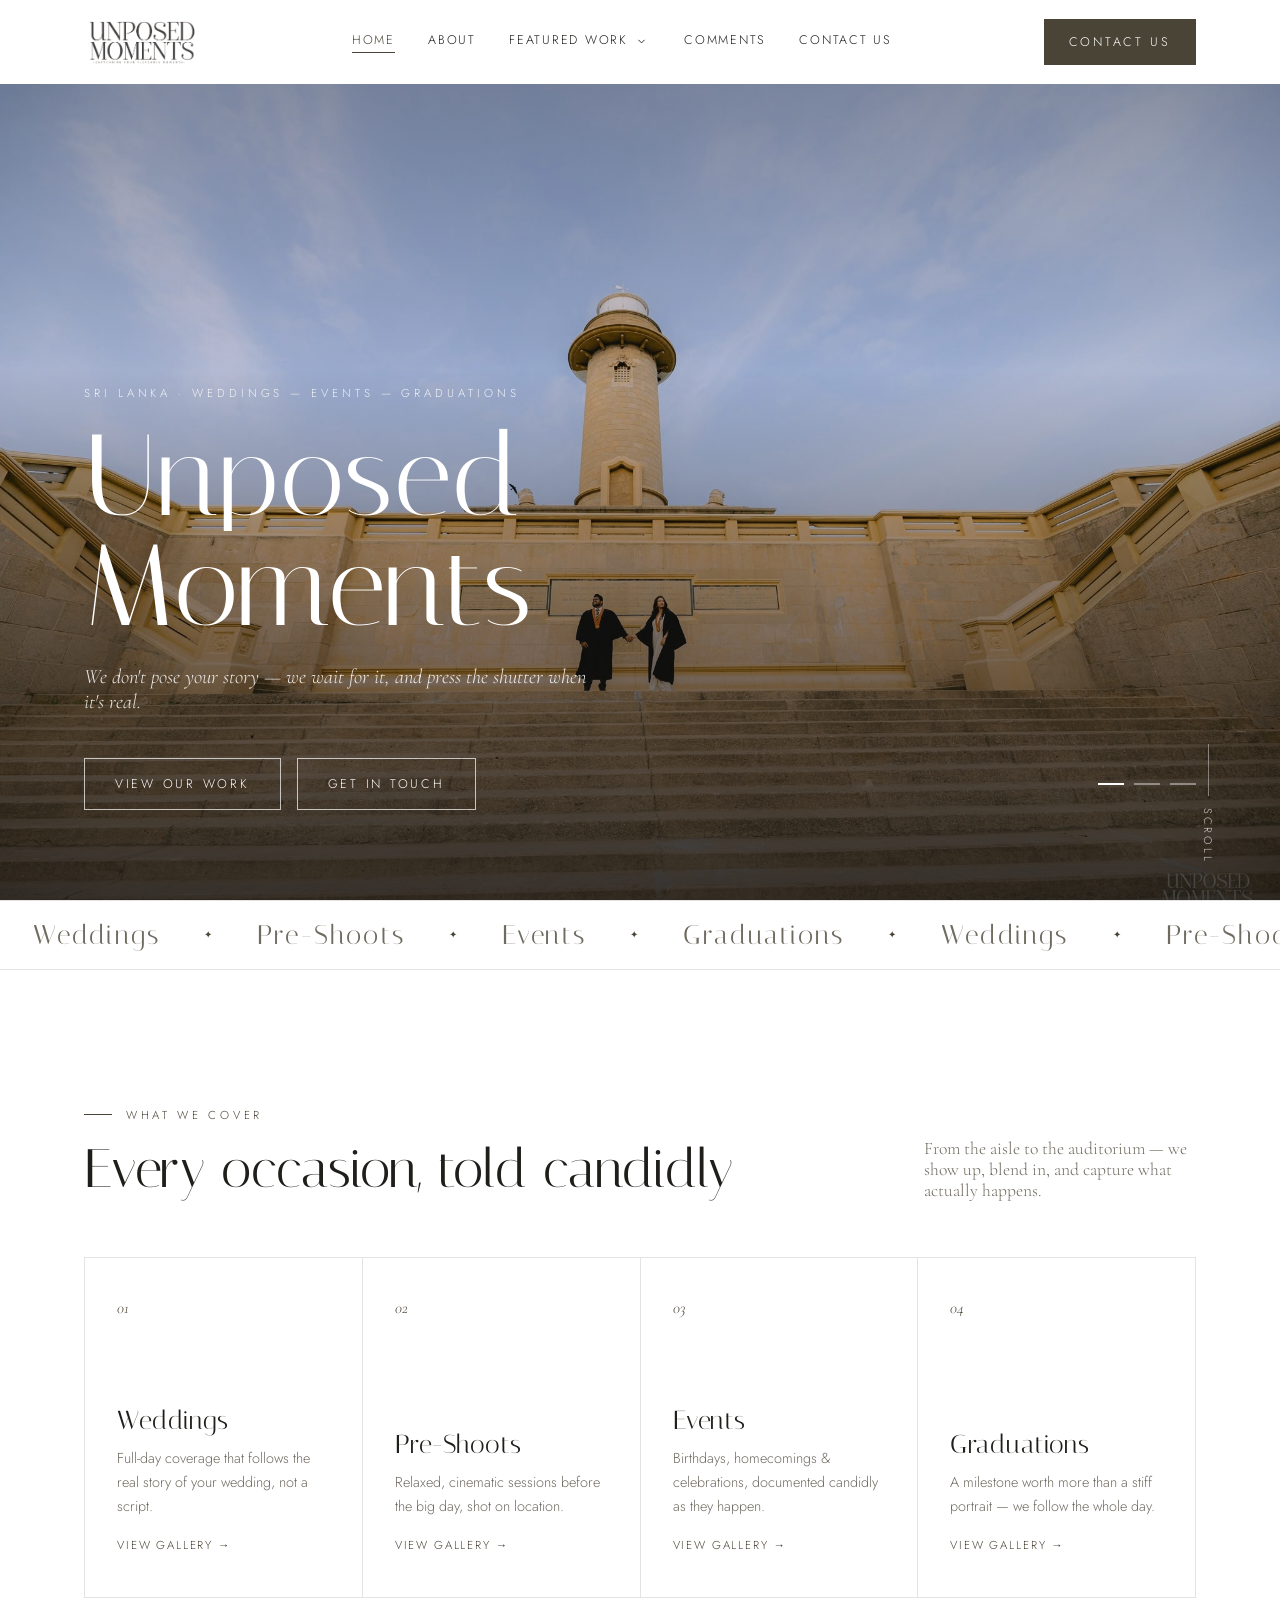
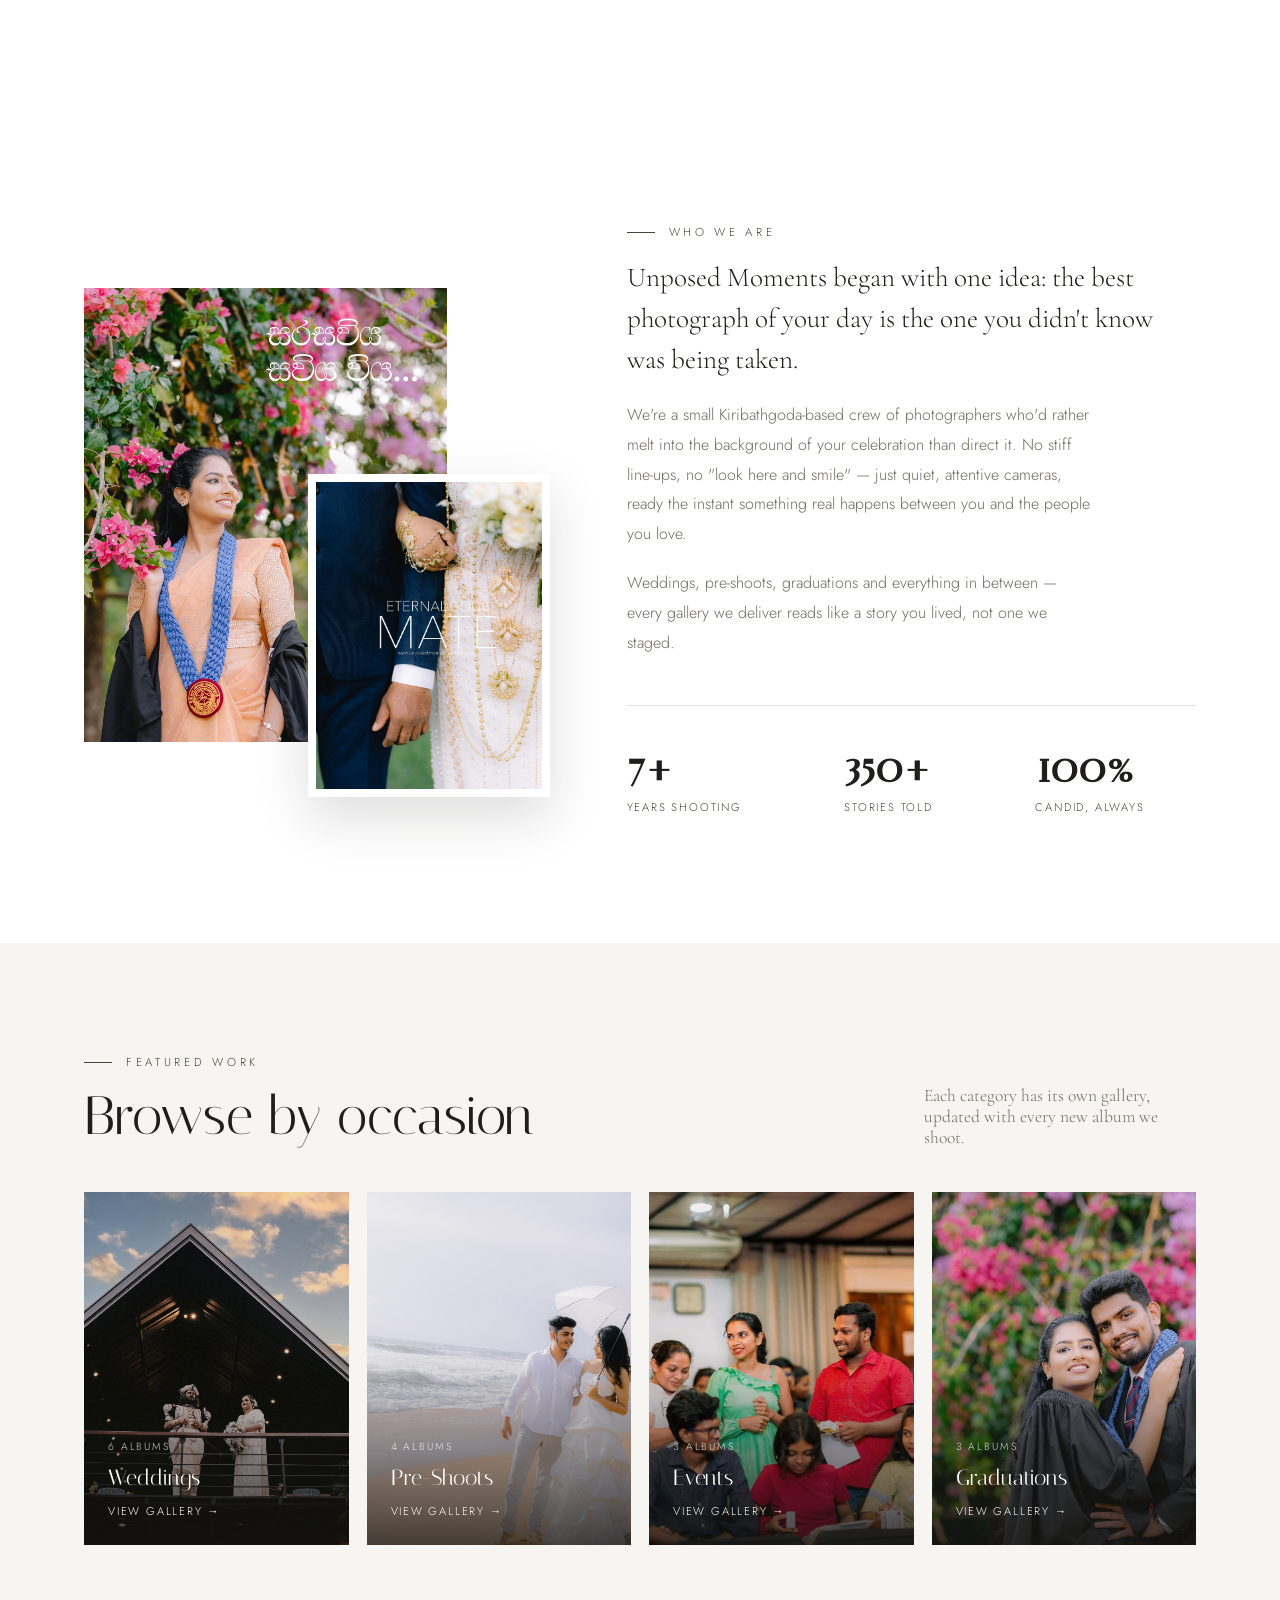
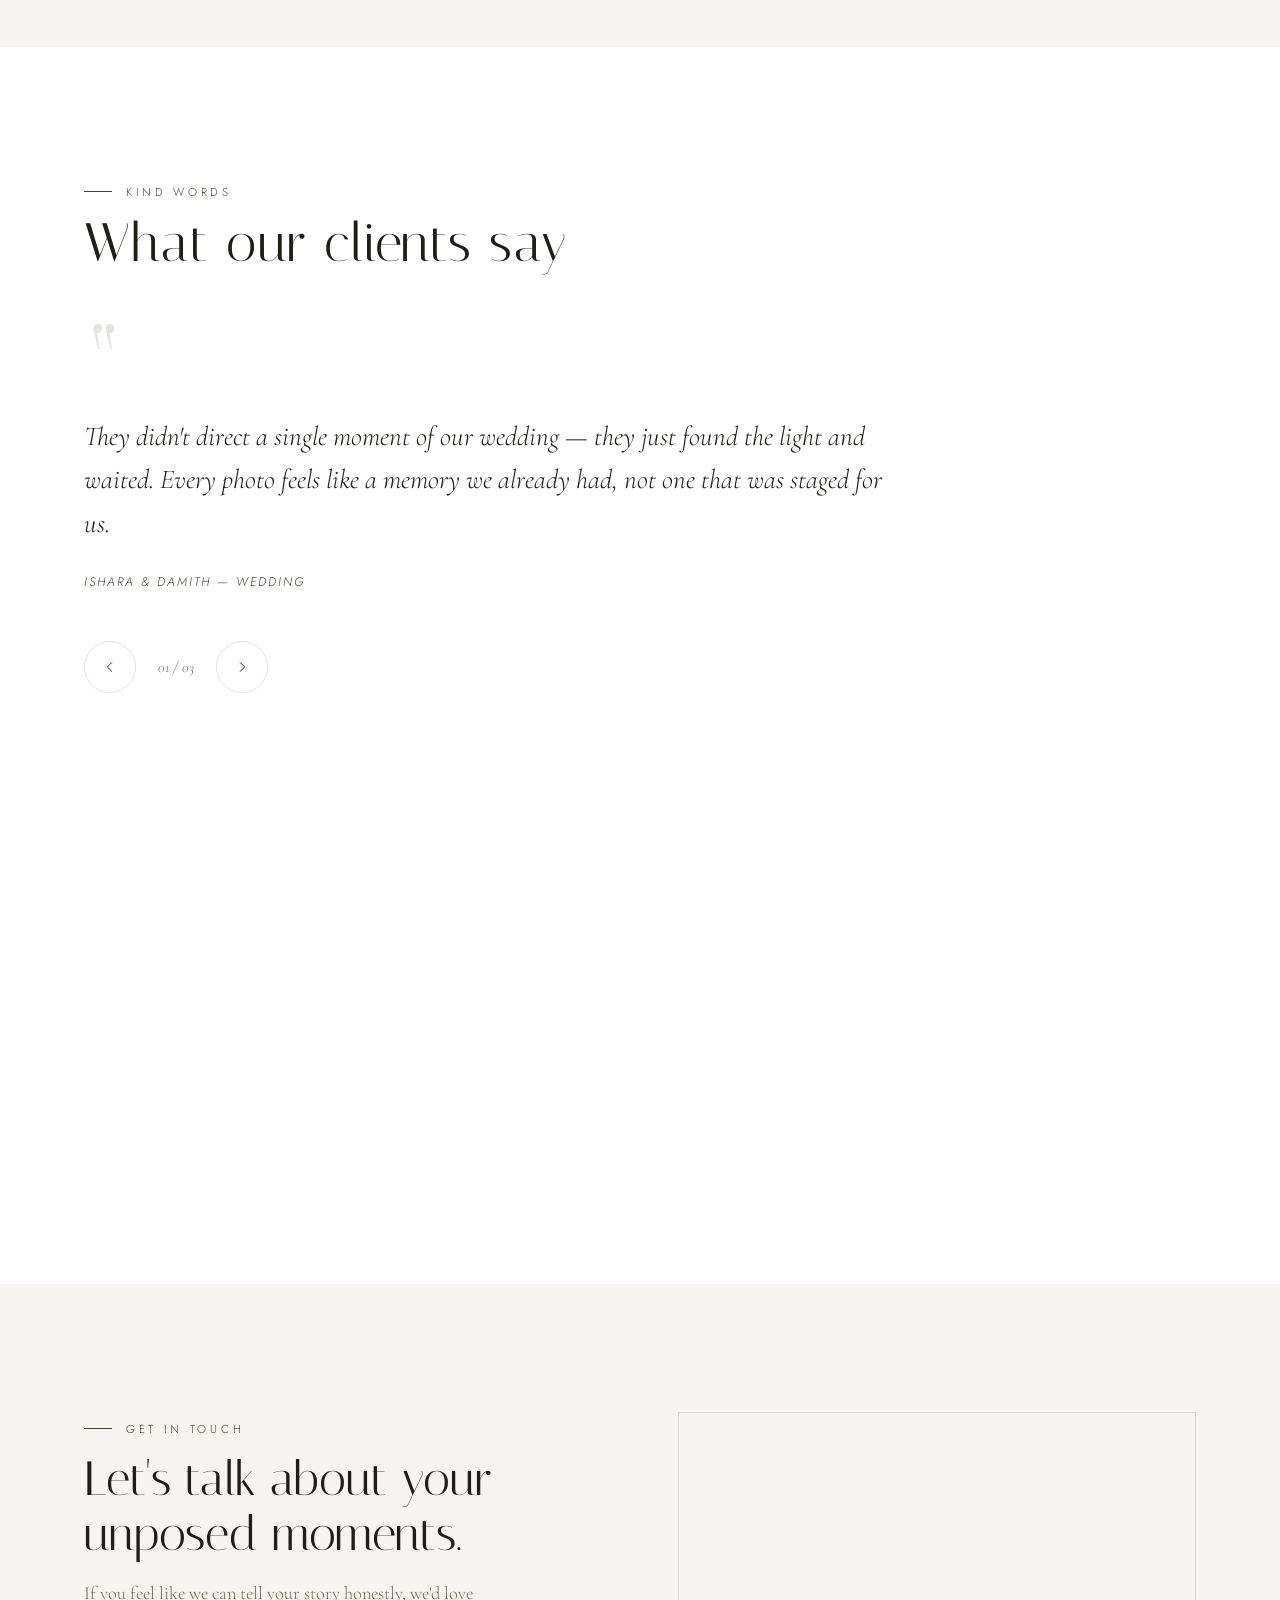
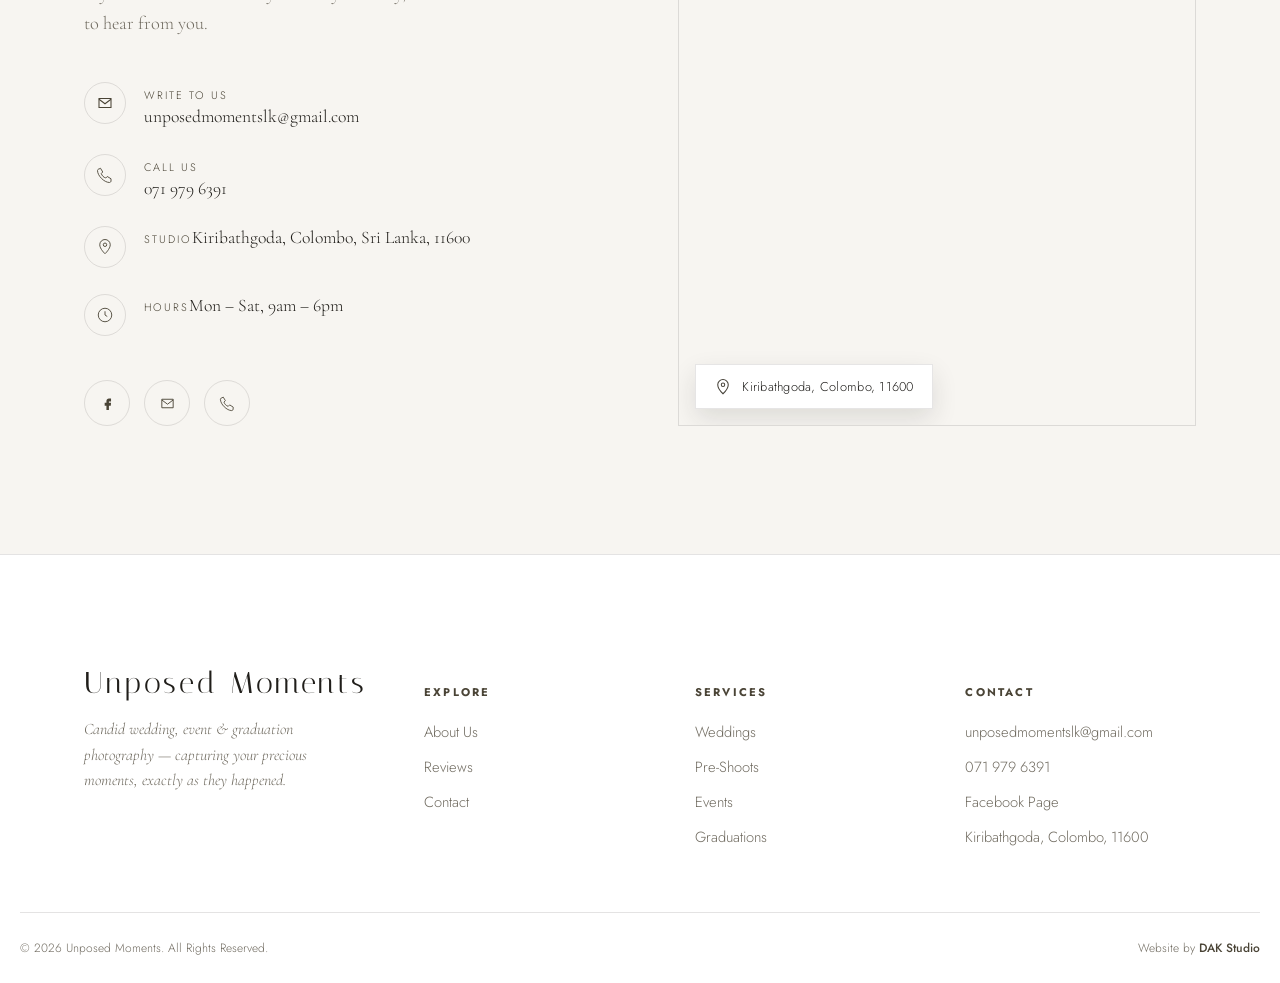
<file: index.html>
<!DOCTYPE html>
<html lang="en">
<head>
<meta charset="UTF-8">
<meta name="viewport" content="width=device-width, initial-scale=1, viewport-fit=cover">
<title>Unposed Moments — Candid Wedding, Event &amp; Graduation Photography</title>
<meta name="description" content="Unposed Moments is a Sri Lanka based photography studio capturing candid weddings, pre-shoots, events and graduation moments as they actually happen.">
<link rel="preconnect" href="https://fonts.googleapis.com">
<link rel="stylesheet" href="assets/css/style.css">
<link rel="icon" type="image/png" sizes="32x32" href="assets/images/branding/favicon-32.png">
<link rel="icon" type="image/png" sizes="16x16" href="assets/images/branding/favicon-16.png">
<link rel="apple-touch-icon" sizes="180x180" href="assets/images/branding/favicon-180.png">
</head>
<body>
<header class="site-header" id="siteHeader">
  <div class="wrap">
    <a href="index.html" class="brand">
      <img src="assets/images/branding/logo-header.png" alt="Unposed Moments — Candid Photography Studio" class="brand-logo">
    </a>

    <!-- Compact Dropdown Nav Menu -->
    <nav class="main-nav" id="mainNav">
      <a href="index.html" data-nav="home" class="active">Home</a>
      <a href="index.html#about" data-nav="about">About</a>

      <div class="nav-item-dropdown" data-nav-group="featured">
        <div class="nav-item-dropdown-row">
          <a href="index.html#featured-work" class="nav-parent-link" data-nav="featured">Featured Work</a>
          <button type="button" class="caret-btn" aria-label="Toggle Featured Work submenu" aria-expanded="false">
            <svg width="11" height="11" viewBox="0 0 24 24" fill="none"><path d="M6 9l6 6 6-6" stroke="currentColor" stroke-width="2" stroke-linecap="round" stroke-linejoin="round"/></svg>
          </button>
        </div>
        <div class="dropdown-menu">
          <a href="wedding.html">Weddings</a>
          <a href="pre-shoot.html">Pre-Shoots</a>
          <a href="events.html">Events</a>
          <a href="graduation.html">Graduations</a>
        </div>
      </div>

      <a href="index.html#comments" data-nav="comments">Comments</a>
      <a href="index.html#contact" data-nav="contact">Contact Us</a>
    </nav>

    <!-- Header Actions (Contact Us + Burger Menu) -->
    <div class="nav-cta">
      <a href="index.html#contact" class="btn solid"><span>Contact Us</span></a>
      <button class="burger" id="burger" aria-label="Toggle menu" aria-expanded="false">
        <span></span><span></span><span></span>
      </button>
    </div>
  </div>
</header>

<!-- ============ HERO ============ -->
<section class="hero" id="top" data-nav-section="home">
  <div class="hero-slides" id="heroSlides">
    <div class="hero-slide is-active"><img src="assets/images/hero/hero-1.jpg" alt="Unposed Moments — candid photography"></div>
    <div class="hero-slide"><img src="assets/images/hero/hero-2.jpg" alt="Unposed Moments — candid photography"></div>
    <div class="hero-slide"><img src="assets/images/hero/hero-3.jpg" alt="Unposed Moments — candid photography"></div>
  </div>

  <div class="hero-content">
    <div class="wrap">
      <p class="hero-eyebrow">Sri Lanka · Weddings — Events — Graduations</p>
      <h1 class="hero-title">
        <span class="line"><span>Unposed</span></span>
        <span class="line"><span>Moments</span></span>
      </h1>
      <p class="hero-sub">We don't pose your story — we wait for it, and press the shutter when it's real.</p>

      <div class="hero-foot">
        <div class="hero-actions">
          <a href="wedding.html" class="btn on-dark"><span>View Our Work</span></a>
          <a href="index.html#contact" class="btn on-dark"><span>Get In Touch</span></a>
        </div>
        <div class="hero-dots" id="heroDots">
          <button class="is-active" data-slide="0" aria-label="Slide 1"></button>
          <button data-slide="1" aria-label="Slide 2"></button>
          <button data-slide="2" aria-label="Slide 3"></button>
        </div>
      </div>
    </div>
  </div>

  <div class="scroll-cue"><span class="stick"></span>Scroll</div>
</section>

<!-- ============ MARQUEE ============ -->
<div class="marquee">
  <div class="marquee-track">
      <span>Weddings</span><span class="dot">✦</span>
      <span>Pre-Shoots</span><span class="dot">✦</span>
      <span>Events</span><span class="dot">✦</span>
      <span>Graduations</span><span class="dot">✦</span>
      <span>Weddings</span><span class="dot">✦</span>
      <span>Pre-Shoots</span><span class="dot">✦</span>
      <span>Events</span><span class="dot">✦</span>
      <span>Graduations</span><span class="dot">✦</span>
      <span>Weddings</span><span class="dot">✦</span>
      <span>Pre-Shoots</span><span class="dot">✦</span>
      <span>Events</span><span class="dot">✦</span>
      <span>Graduations</span><span class="dot">✦</span>
      <span>Weddings</span><span class="dot">✦</span>
      <span>Pre-Shoots</span><span class="dot">✦</span>
      <span>Events</span><span class="dot">✦</span>
      <span>Graduations</span><span class="dot">✦</span>
      <span>Weddings</span><span class="dot">✦</span>
      <span>Pre-Shoots</span><span class="dot">✦</span>
      <span>Events</span><span class="dot">✦</span>
      <span>Graduations</span><span class="dot">✦</span>
      <span>Weddings</span><span class="dot">✦</span>
      <span>Pre-Shoots</span><span class="dot">✦</span>
      <span>Events</span><span class="dot">✦</span>
      <span>Graduations</span><span class="dot">✦</span>
  </div>
</div>

<!-- ============ SERVICES ============ -->
<section class="services" id="services">
  <div class="wrap">
    <div class="services-head reveal">
      <div>
        <span class="eyebrow">What We Cover</span>
        <h2 style="font-family:var(--f-display);font-size:clamp(2.1rem,4.6vw,3.4rem);margin-top:14px;color:var(--ink);">Every occasion, told candidly</h2>
      </div>
      <p style="font-family:var(--f-serif);font-size:1.1rem;color:var(--muted);max-width:34ch;">From the aisle to the auditorium — we show up, blend in, and capture what actually happens.</p>
    </div>

    <div class="services-grid stagger">
      <a href="wedding.html" class="service-card reveal" style="--i:0">
        <span class="service-num">01</span>
        <h3>Weddings</h3>
        <p>Full-day coverage that follows the real story of your wedding, not a script.</p>
        <span class="s-link">View Gallery →</span>
      </a>
      <a href="pre-shoot.html" class="service-card reveal" style="--i:1">
        <span class="service-num">02</span>
        <h3>Pre-Shoots</h3>
        <p>Relaxed, cinematic sessions before the big day, shot on location.</p>
        <span class="s-link">View Gallery →</span>
      </a>
      <a href="events.html" class="service-card reveal" style="--i:2">
        <span class="service-num">03</span>
        <h3>Events</h3>
        <p>Birthdays, homecomings & celebrations, documented candidly as they happen.</p>
        <span class="s-link">View Gallery →</span>
      </a>
      <a href="graduation.html" class="service-card reveal" style="--i:3">
        <span class="service-num">04</span>
        <h3>Graduations</h3>
        <p>A milestone worth more than a stiff portrait — we follow the whole day.</p>
        <span class="s-link">View Gallery →</span>
      </a>
    </div>
  </div>
</section>

<!-- ============ ABOUT ============ -->
<section class="about" id="about" data-nav-section="about">
  <div class="wrap">
    <div class="about-media reveal-scale">
      <div class="frame-a"><img src="assets/images/about/about-1.jpg" alt="Unposed Moments photographer at work" loading="lazy"></div>
      <div class="frame-b"><img src="assets/images/about/about-2.jpg" alt="Candid detail shot" loading="lazy"></div>
    </div>

    <div class="about-copy reveal">
      <span class="eyebrow">Who We Are</span>
      <p class="lede">Unposed Moments began with one idea: the best photograph of your day is the one you didn't know was being taken.</p>
      <p class="body">We're a small Kiribathgoda-based crew of photographers who'd rather melt into the background of your celebration than direct it. No stiff line-ups, no "look here and smile" — just quiet, attentive cameras, ready the instant something real happens between you and the people you love.</p>
      <p class="body">Weddings, pre-shoots, graduations and everything in between — every gallery we deliver reads like a story you lived, not one we staged.</p>

      <div class="stat-row">
        <div class="stat"><b>7+</b><span>Years Shooting</span></div>
        <div class="stat"><b>350+</b><span>Stories Told</span></div>
        <div class="stat"><b>100%</b><span>Candid, Always</span></div>
      </div>
    </div>
  </div>
</section>

<!-- ============ CATEGORY PREVIEW ============ -->
<section class="cats section-alt" id="featured-work" data-nav-section="featured">
  <div class="wrap">
    <div class="cats-head reveal">
      <div>
        <span class="eyebrow">Featured Work</span>
        <h2 style="font-family:var(--f-display);font-size:clamp(2.1rem,4.6vw,3.4rem);margin-top:14px;color:var(--ink);">Browse by occasion</h2>
      </div>
      <p style="font-family:var(--f-serif);font-size:1.1rem;color:var(--muted);max-width:34ch;">Each category has its own gallery, updated with every new album we shoot.</p>
    </div>

    <div class="cats-grid stagger">
      <a href="wedding.html" class="cat-card reveal" style="--i:0">
        <img src="assets/images/wedding/cover.jpg" alt="Weddings" loading="lazy">
        <div class="cat-card-content">
          <span class="cnt">6 Albums</span>
          <h4>Weddings</h4>
          <span class="arrow">View Gallery →</span>
        </div>
      </a>
      <a href="pre-shoot.html" class="cat-card reveal" style="--i:1">
        <img src="assets/images/pre-shoot/cover.jpg" alt="Pre-Shoots" loading="lazy">
        <div class="cat-card-content">
          <span class="cnt">4 Albums</span>
          <h4>Pre-Shoots</h4>
          <span class="arrow">View Gallery →</span>
        </div>
      </a>
      <a href="events.html" class="cat-card reveal" style="--i:2">
        <img src="assets/images/events/cover.jpg" alt="Events" loading="lazy">
        <div class="cat-card-content">
          <span class="cnt">3 Albums</span>
          <h4>Events</h4>
          <span class="arrow">View Gallery →</span>
        </div>
      </a>
      <a href="graduation.html" class="cat-card reveal" style="--i:3">
        <img src="assets/images/graduation/cover.jpg" alt="Graduations" loading="lazy">
        <div class="cat-card-content">
          <span class="cnt">3 Albums</span>
          <h4>Graduations</h4>
          <span class="arrow">View Gallery →</span>
        </div>
      </a>
    </div>
  </div>
</section>

<!-- ============ TESTIMONIALS ============ -->
<section class="testimonials" id="comments" data-nav-section="comments">
  <div class="wrap">
    <div class="section-head reveal">
      <span class="eyebrow">Kind Words</span>
      <h2>What our clients say</h2>
    </div>

    <div class="t-quote-mark">&ldquo;</div>
    <div class="t-slider" id="tSlider">
      <div class="t-slide is-active" data-index="0">
        <p>They didn't direct a single moment of our wedding — they just found the light and waited. Every photo feels like a memory we already had, not one that was staged for us.</p>
        <p class="who">Ishara & Damith — Wedding</p>
      </div>
      <div class="t-slide" data-index="1">
        <p>Our graduation shoot felt like hanging out with friends who happened to have cameras. Six months later my mother still cries looking at the album.</p>
        <p class="who">Ravindi Perera — Graduation</p>
      </div>
      <div class="t-slide" data-index="2">
        <p>Candid was the word we kept using in the brief, and it's the word every guest used afterwards to describe the pictures. Unposed Moments actually delivers on the name.</p>
        <p class="who">Aventha & Rusiru — Wedding</p>
      </div>
    </div>

    <div class="t-nav">
      <button id="tPrev" aria-label="Previous testimonial">
        <svg width="16" height="16" viewBox="0 0 24 24" fill="none"><path d="M15 5L8 12L15 19" stroke="currentColor" stroke-width="1.4"/></svg>
      </button>
      <span class="t-progress" id="tProgress">01 / 03</span>
      <button id="tNext" aria-label="Next testimonial">
        <svg width="16" height="16" viewBox="0 0 24 24" fill="none"><path d="M9 5L16 12L9 19" stroke="currentColor" stroke-width="1.4"/></svg>
      </button>
    </div>
  </div>
</section>

<!-- ============ INSTAGRAM STRIP ============ -->
<section class="follow">
  <div class="wrap">
    <div class="follow-head reveal">
      <h3>Follow the studio</h3>
      <a href="https://web.facebook.com/profile.php?id=100083396318113" target="_blank" rel="noopener" class="btn"><span>Unposed Moments on Facebook</span></a>
    </div>
    <div class="follow-grid reveal">
      <a href="https://web.facebook.com/profile.php?id=100083396318113" target="_blank" rel="noopener">
        <img src="assets/images/instagram/ig-1.jpg" alt="Studio work" loading="lazy">
      </a>
      <a href="https://web.facebook.com/profile.php?id=100083396318113" target="_blank" rel="noopener">
        <img src="assets/images/instagram/ig-2.jpg" alt="Studio work" loading="lazy">
      </a>
      <a href="https://web.facebook.com/profile.php?id=100083396318113" target="_blank" rel="noopener">
        <img src="assets/images/instagram/ig-3.jpg" alt="Studio work" loading="lazy">
      </a>
      <a href="https://web.facebook.com/profile.php?id=100083396318113" target="_blank" rel="noopener">
        <img src="assets/images/instagram/ig-4.jpg" alt="Studio work" loading="lazy">
      </a>
      <a href="https://web.facebook.com/profile.php?id=100083396318113" target="_blank" rel="noopener">
        <img src="assets/images/instagram/ig-5.jpg" alt="Studio work" loading="lazy">
      </a>
      <a href="https://web.facebook.com/profile.php?id=100083396318113" target="_blank" rel="noopener">
        <img src="assets/images/instagram/ig-6.jpg" alt="Studio work" loading="lazy">
      </a>
    </div>
  </div>
</section>

<!-- ============ CONTACT ============ -->
<section class="contact" id="contact" data-nav-section="contact">
  <div class="wrap">
    <div class="contact-info reveal">
      <span class="eyebrow">Get In Touch</span>
      <h2 style="margin-top:14px;">Let's talk about your unposed moments.</h2>
      <p class="lede">If you feel like we can tell your story honestly, we'd love to hear from you.</p>

      <ul class="info-list">
        <li>
          <span class="ic">
            <svg width="18" height="18" viewBox="0 0 24 24" fill="none"><path d="M4 6h16v12H4z" stroke="currentColor" stroke-width="1.4"/><path d="M4 7l8 6 8-6" stroke="currentColor" stroke-width="1.4"/></svg>
          </span>
          <div><span class="lbl">Write To Us</span><br><a class="val" href="mailto:unposedmomentslk@gmail.com">unposedmomentslk@gmail.com</a></div>
        </li>
        <li>
          <span class="ic">
            <svg width="18" height="18" viewBox="0 0 24 24" fill="none"><path d="M6 3l3 5-2 2c1 3 3 5 6 6l2-2 5 3v3c0 1-1 2-2 2C11 22 2 13 2 6c0-1 1-2 2-2z" stroke="currentColor" stroke-width="1.2"/></svg>
          </span>
          <div><span class="lbl">Call Us</span><br><a class="val" href="tel:+94719796391">071 979 6391</a></div>
        </li>
        <li>
          <span class="ic">
            <svg width="18" height="18" viewBox="0 0 24 24" fill="none"><path d="M12 21s7-6.5 7-12a7 7 0 10-14 0c0 5.5 7 12 7 12z" stroke="currentColor" stroke-width="1.2"/><circle cx="12" cy="9" r="2.3" stroke="currentColor" stroke-width="1.2"/></svg>
          </span>
          <div><span class="lbl">Studio</span><span class="val">Kiribathgoda, Colombo, Sri Lanka, 11600</span></div>
        </li>
        <li>
          <span class="ic">
            <svg width="18" height="18" viewBox="0 0 24 24" fill="none"><circle cx="12" cy="12" r="9" stroke="currentColor" stroke-width="1.2"/><path d="M12 7v5l3 2" stroke="currentColor" stroke-width="1.2"/></svg>
          </span>
          <div><span class="lbl">Hours</span><span class="val">Mon – Sat, 9am – 6pm</span></div>
        </li>
      </ul>

      <div class="social-row">
        <a href="https://web.facebook.com/profile.php?id=100083396318113" target="_blank" rel="noopener" aria-label="Facebook">
          <svg width="17" height="17" viewBox="0 0 24 24" fill="none"><path d="M14 9h3V5h-3c-2 0-3.5 1.6-3.5 3.5V11H8v4h2.5v6H14v-6h2.6l.4-4h-3v-1.6c0-.5.3-.9.9-.9z" fill="currentColor"/></svg>
        </a>
        <a href="mailto:unposedmomentslk@gmail.com" aria-label="Email">
          <svg width="17" height="17" viewBox="0 0 24 24" fill="none"><path d="M4 6h16v12H4z" stroke="currentColor" stroke-width="1.3"/><path d="M4 7l8 6 8-6" stroke="currentColor" stroke-width="1.3"/></svg>
        </a>
        <a href="tel:+94719796391" aria-label="Phone">
          <svg width="17" height="17" viewBox="0 0 24 24" fill="none"><path d="M6 3l3 5-2 2c1 3 3 5 6 6l2-2 5 3v3c0 1-1 2-2 2C11 22 2 13 2 6c0-1 1-2 2-2z" stroke="currentColor" stroke-width="1.2"/></svg>
        </a>
      </div>
    </div>

    <div class="map-embed reveal">
      <iframe
        src="https://www.google.com/maps?q=Kiribathgoda,+Colombo,+Sri+Lanka&output=embed"
        loading="lazy"
        referrerpolicy="no-referrer-when-downgrade"
        title="Unposed Moments studio location — Kiribathgoda, Colombo">
      </iframe>
      <div class="map-tag">
        <svg width="18" height="18" viewBox="0 0 24 24" fill="none"><path d="M12 21s7-6.5 7-12a7 7 0 10-14 0c0 5.5 7 12 7 12z" stroke="currentColor" stroke-width="1.4"/><circle cx="12" cy="9" r="2.3" stroke="currentColor" stroke-width="1.4"/></svg>
        <span>Kiribathgoda, Colombo, 11600</span>
      </div>
    </div>
  </div>
</section>

<!-- ============ FOOTER ============ -->
<footer class="site-footer">
  <div class="wrap footer-top">
    <div class="footer-brand">
      <span class="word">Unposed Moments</span>
      <p>Candid wedding, event &amp; graduation photography — capturing your precious moments, exactly as they happened.</p>
    </div>

    <div class="f-col">
      <h5>Explore</h5>
      <ul>
        <li><a href="index.html#about">About Us</a></li>
        <li><a href="index.html#comments">Reviews</a></li>
        <li><a href="index.html#contact">Contact</a></li>
      </ul>
    </div>

    <div class="f-col">
      <h5>Services</h5>
      <ul>
        <li><a href="wedding.html">Weddings</a></li>
        <li><a href="pre-shoot.html">Pre-Shoots</a></li>
        <li><a href="events.html">Events</a></li>
        <li><a href="graduation.html">Graduations</a></li>
      </ul>
    </div>

    <div class="f-col">
      <h5>Contact</h5>
      <ul>
        <li><a href="mailto:unposedmomentslk@gmail.com">unposedmomentslk@gmail.com</a></li>
        <li><a href="tel:+94719796391">071 979 6391</a></li>
        <li><a href="https://web.facebook.com/profile.php?id=100083396318113" target="_blank" rel="noopener">Facebook Page</a></li>
        <li><a href="index.html#contact">Kiribathgoda, Colombo, 11600</a></li>
      </ul>
    </div>
  </div>

  <div class="wrap footer-bottom">
    <span>&copy; 2026 Unposed Moments. All Rights Reserved.</span>
    <span class="credit">Website by <strong>DAK Studio</strong></span>
  </div>
</footer>

<button class="back-top" id="backTop" aria-label="Back to top">
  <svg width="16" height="16" viewBox="0 0 24 24" fill="none"><path d="M12 19V5M5 12l7-7 7 7" stroke="currentColor" stroke-width="1.5"/></svg>
</button>

<script src="assets/js/main.js"></script>
</body>
</html>
</file>
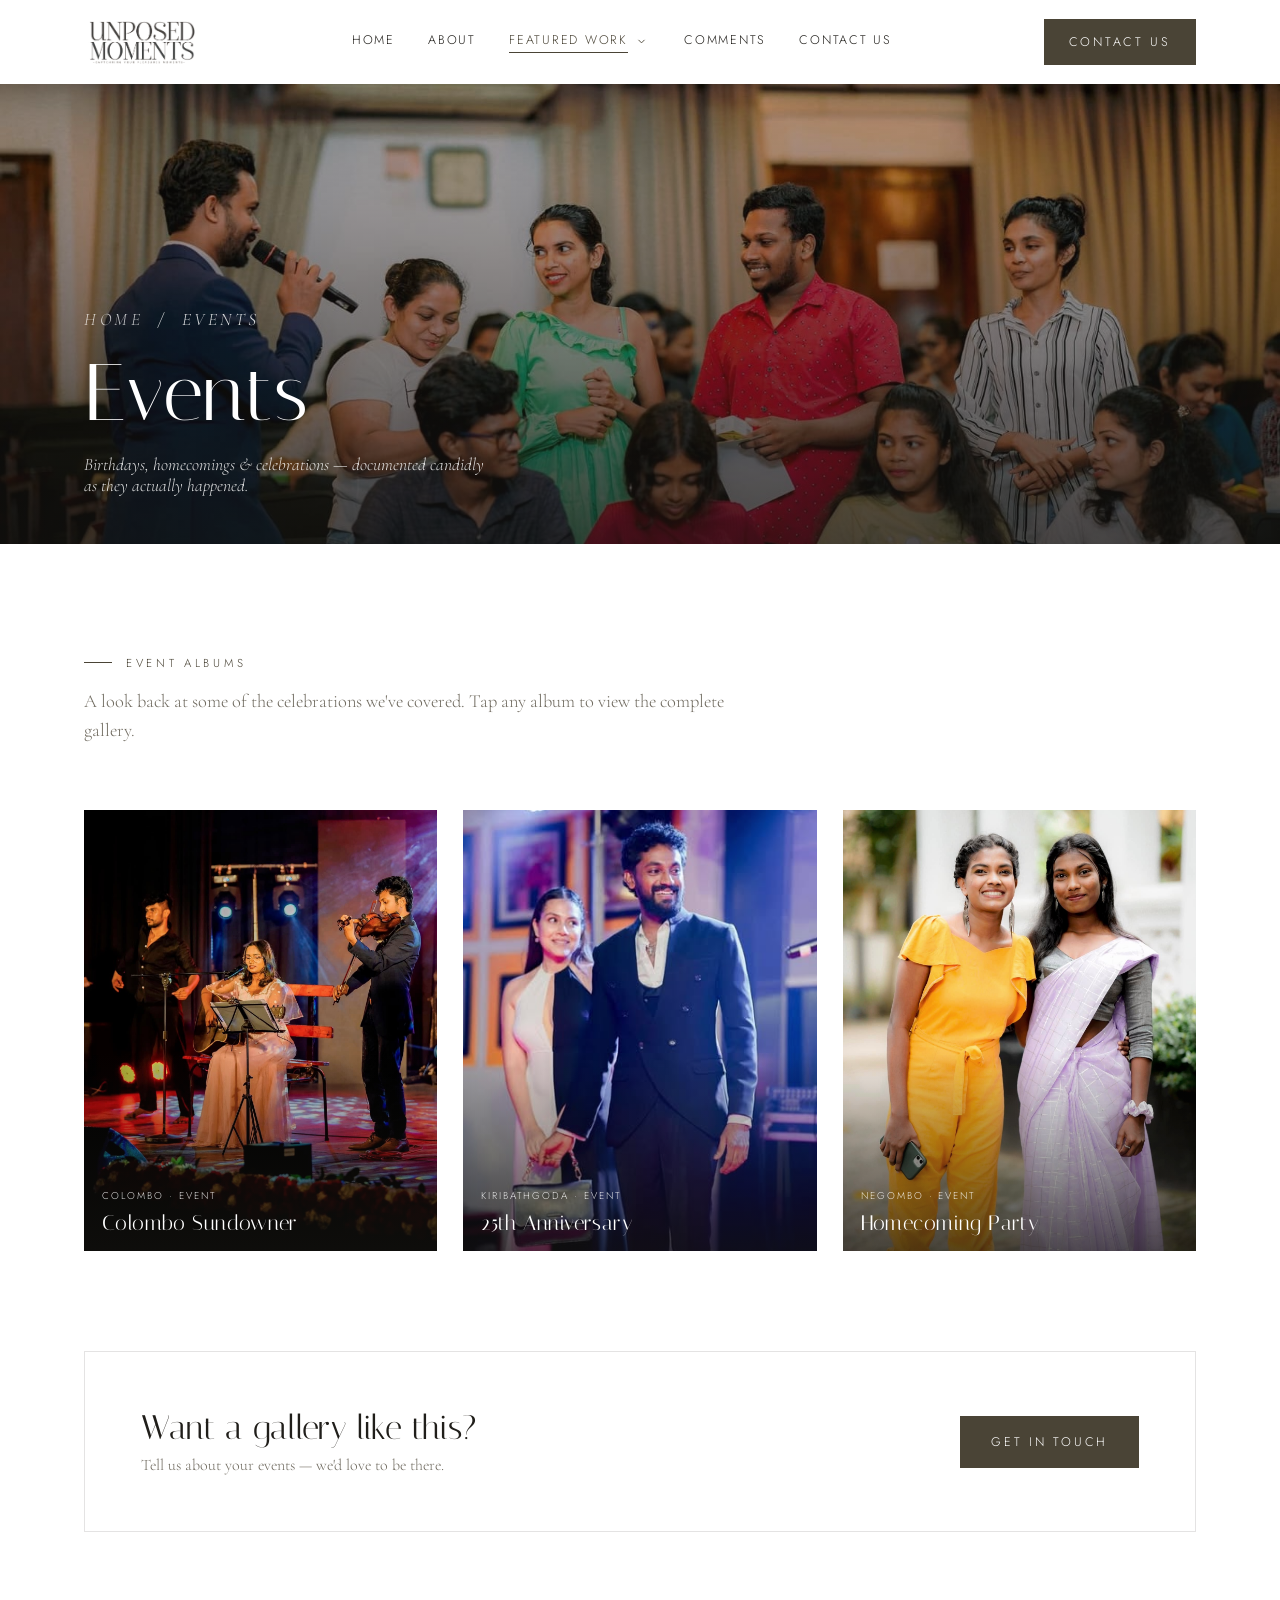
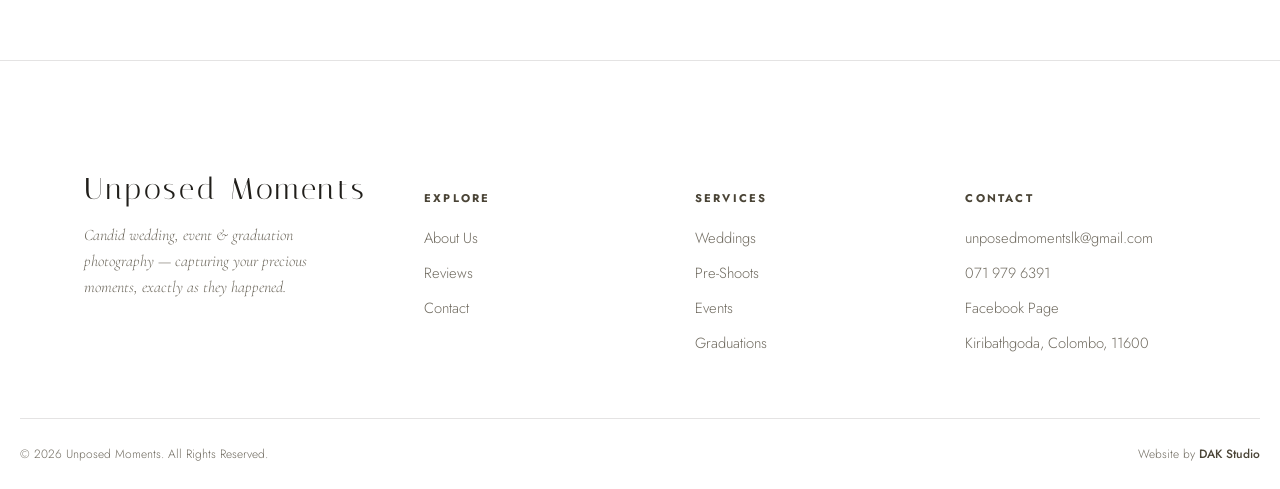
<file: events.html>
<!DOCTYPE html>
<html lang="en">
<head>
<meta charset="UTF-8">
<meta name="viewport" content="width=device-width, initial-scale=1, viewport-fit=cover">
<title>Events Photography — Unposed Moments</title>
<meta name="description" content="A look back at some of the celebrations we've covered. Tap any album to view the complete gallery.">
<link rel="preconnect" href="https://fonts.googleapis.com">
<link rel="stylesheet" href="assets/css/style.css">
<link rel="icon" type="image/png" sizes="32x32" href="assets/images/branding/favicon-32.png">
<link rel="icon" type="image/png" sizes="16x16" href="assets/images/branding/favicon-16.png">
<link rel="apple-touch-icon" sizes="180x180" href="assets/images/branding/favicon-180.png">
</head>
<body>
<header class="site-header" id="siteHeader">
  <div class="wrap">
    <a href="index.html" class="brand">
      <img src="assets/images/branding/logo-header.png" alt="Unposed Moments — Candid Photography Studio" class="brand-logo">
    </a>

    <nav class="main-nav" id="mainNav">
      <a href="index.html" data-nav="home">Home</a>
      <a href="index.html#about" data-nav="about">About</a>

      <div class="nav-item-dropdown active" data-nav-group="featured">
        <div class="nav-item-dropdown-row">
          <a href="index.html#featured-work" class="nav-parent-link" data-nav="featured">Featured Work</a>
          <button type="button" class="caret-btn" aria-label="Toggle Featured Work submenu" aria-expanded="false">
            <svg width="11" height="11" viewBox="0 0 24 24" fill="none"><path d="M6 9l6 6 6-6" stroke="currentColor" stroke-width="2" stroke-linecap="round" stroke-linejoin="round"/></svg>
          </button>
        </div>
        <div class="dropdown-menu">
          <a href="wedding.html">Weddings</a>
          <a href="pre-shoot.html">Pre-Shoots</a>
          <a href="events.html" class="active">Events</a>
          <a href="graduation.html">Graduations</a>
        </div>
      </div>

      <a href="index.html#comments" data-nav="comments">Comments</a>
      <a href="index.html#contact" data-nav="contact">Contact Us</a>
    </nav>

    <div class="nav-cta">
      <a href="index.html#contact" class="btn solid"><span>Contact Us</span></a>
      <button class="burger" id="burger" aria-label="Toggle menu" aria-expanded="false">
        <span></span><span></span><span></span>
      </button>
    </div>
  </div>
</header>
<!-- ============ PAGE COVER ============ -->
<section class="page-cover">
  <!-- Replace the src below with your own big cover photo for this category -->
  <img src="assets/images/events/cover.jpg" alt="Events cover photo">
  <div class="page-cover-content">
    <div class="wrap">
      <p class="breadcrumb"><a href="index.html">Home</a> &nbsp;/&nbsp; Events</p>
      <h1>Events</h1>
      <p>Birthdays, homecomings & celebrations — documented candidly as they actually happened.</p>
    </div>
  </div>
</section>

<!-- ============ ALBUM GRID ============ -->
<section class="albums">
  <div class="wrap">
    <div class="albums-intro reveal">
      <span class="eyebrow">Event Albums</span>
      <p>A look back at some of the celebrations we've covered. Tap any album to view the complete gallery.</p>
    </div>

    <div class="albums-grid stagger">
      <!-- Album card: swap the cover image src and the href link for the real photo & real album URL -->
      <a class="album-card reveal" style="--i:0" href="https://web.facebook.com/profile.php?id=100083396318113" target="_blank" rel="noopener">
        <div class="album-media">
          <img src="assets/images/events/album-1.jpg" alt="Colombo Sundowner album cover" loading="lazy">
          <span class="album-view">
            <svg width="16" height="16" viewBox="0 0 24 24" fill="none"><path d="M7 17L17 7M17 7H8M17 7V16" stroke="currentColor" stroke-width="1.6"/></svg>
          </span>
          <div class="album-caption">
            <span class="cnt">Colombo · Event</span>
            <h4>Colombo Sundowner</h4>
          </div>
        </div>
      </a>
      <!-- Album card: swap the cover image src and the href link for the real photo & real album URL -->
      <a class="album-card reveal" style="--i:1" href="https://web.facebook.com/profile.php?id=100083396318113" target="_blank" rel="noopener">
        <div class="album-media">
          <img src="assets/images/events/album-2.jpg" alt="25th Anniversary album cover" loading="lazy">
          <span class="album-view">
            <svg width="16" height="16" viewBox="0 0 24 24" fill="none"><path d="M7 17L17 7M17 7H8M17 7V16" stroke="currentColor" stroke-width="1.6"/></svg>
          </span>
          <div class="album-caption">
            <span class="cnt">Kiribathgoda · Event</span>
            <h4>25th Anniversary</h4>
          </div>
        </div>
      </a>
      <!-- Album card: swap the cover image src and the href link for the real photo & real album URL -->
      <a class="album-card reveal" style="--i:2" href="https://web.facebook.com/profile.php?id=100083396318113" target="_blank" rel="noopener">
        <div class="album-media">
          <img src="assets/images/events/album-3.jpg" alt="Homecoming Party album cover" loading="lazy">
          <span class="album-view">
            <svg width="16" height="16" viewBox="0 0 24 24" fill="none"><path d="M7 17L17 7M17 7H8M17 7V16" stroke="currentColor" stroke-width="1.6"/></svg>
          </span>
          <div class="album-caption">
            <span class="cnt">Negombo · Event</span>
            <h4>Homecoming Party</h4>
          </div>
        </div>
      </a>
    </div>

    <div class="cta-strip reveal">
      <div>
        <h3>Want a gallery like this?</h3>
        <p>Tell us about your events — we'd love to be there.</p>
      </div>
      <a href="index.html#contact" class="btn solid"><span>Get In Touch</span></a>
    </div>
  </div>
</section>

<footer class="site-footer">
  <div class="wrap footer-top">
    <div class="footer-brand">
      <span class="word">Unposed Moments</span>
      <p>Candid wedding, event &amp; graduation photography — capturing your precious moments, exactly as they happened.</p>
    </div>

    <div class="f-col">
      <h5>Explore</h5>
      <ul>
        <li><a href="index.html#about">About Us</a></li>
        <li><a href="index.html#comments">Reviews</a></li>
        <li><a href="index.html#contact">Contact</a></li>
      </ul>
    </div>

    <div class="f-col">
      <h5>Services</h5>
      <ul>
        <li><a href="wedding.html">Weddings</a></li>
        <li><a href="pre-shoot.html">Pre-Shoots</a></li>
        <li><a href="events.html">Events</a></li>
        <li><a href="graduation.html">Graduations</a></li>
      </ul>
    </div>

    <div class="f-col">
      <h5>Contact</h5>
      <ul>
        <li><a href="mailto:unposedmomentslk@gmail.com">unposedmomentslk@gmail.com</a></li>
        <li><a href="tel:+94719796391">071 979 6391</a></li>
        <li><a href="https://web.facebook.com/profile.php?id=100083396318113" target="_blank" rel="noopener">Facebook Page</a></li>
        <li><a href="index.html#contact">Kiribathgoda, Colombo, 11600</a></li>
      </ul>
    </div>
  </div>

  <div class="wrap footer-bottom">
    <span>&copy; 2026 Unposed Moments. All Rights Reserved.</span>
    <span class="credit">Website by <strong>DAK Studio</strong></span>
  </div>
</footer>

<button class="back-top" id="backTop" aria-label="Back to top">
  <svg width="16" height="16" viewBox="0 0 24 24" fill="none"><path d="M12 19V5M5 12l7-7 7 7" stroke="currentColor" stroke-width="1.5"/></svg>
</button>

<script src="assets/js/main.js"></script>
</body>
</html>
</file>
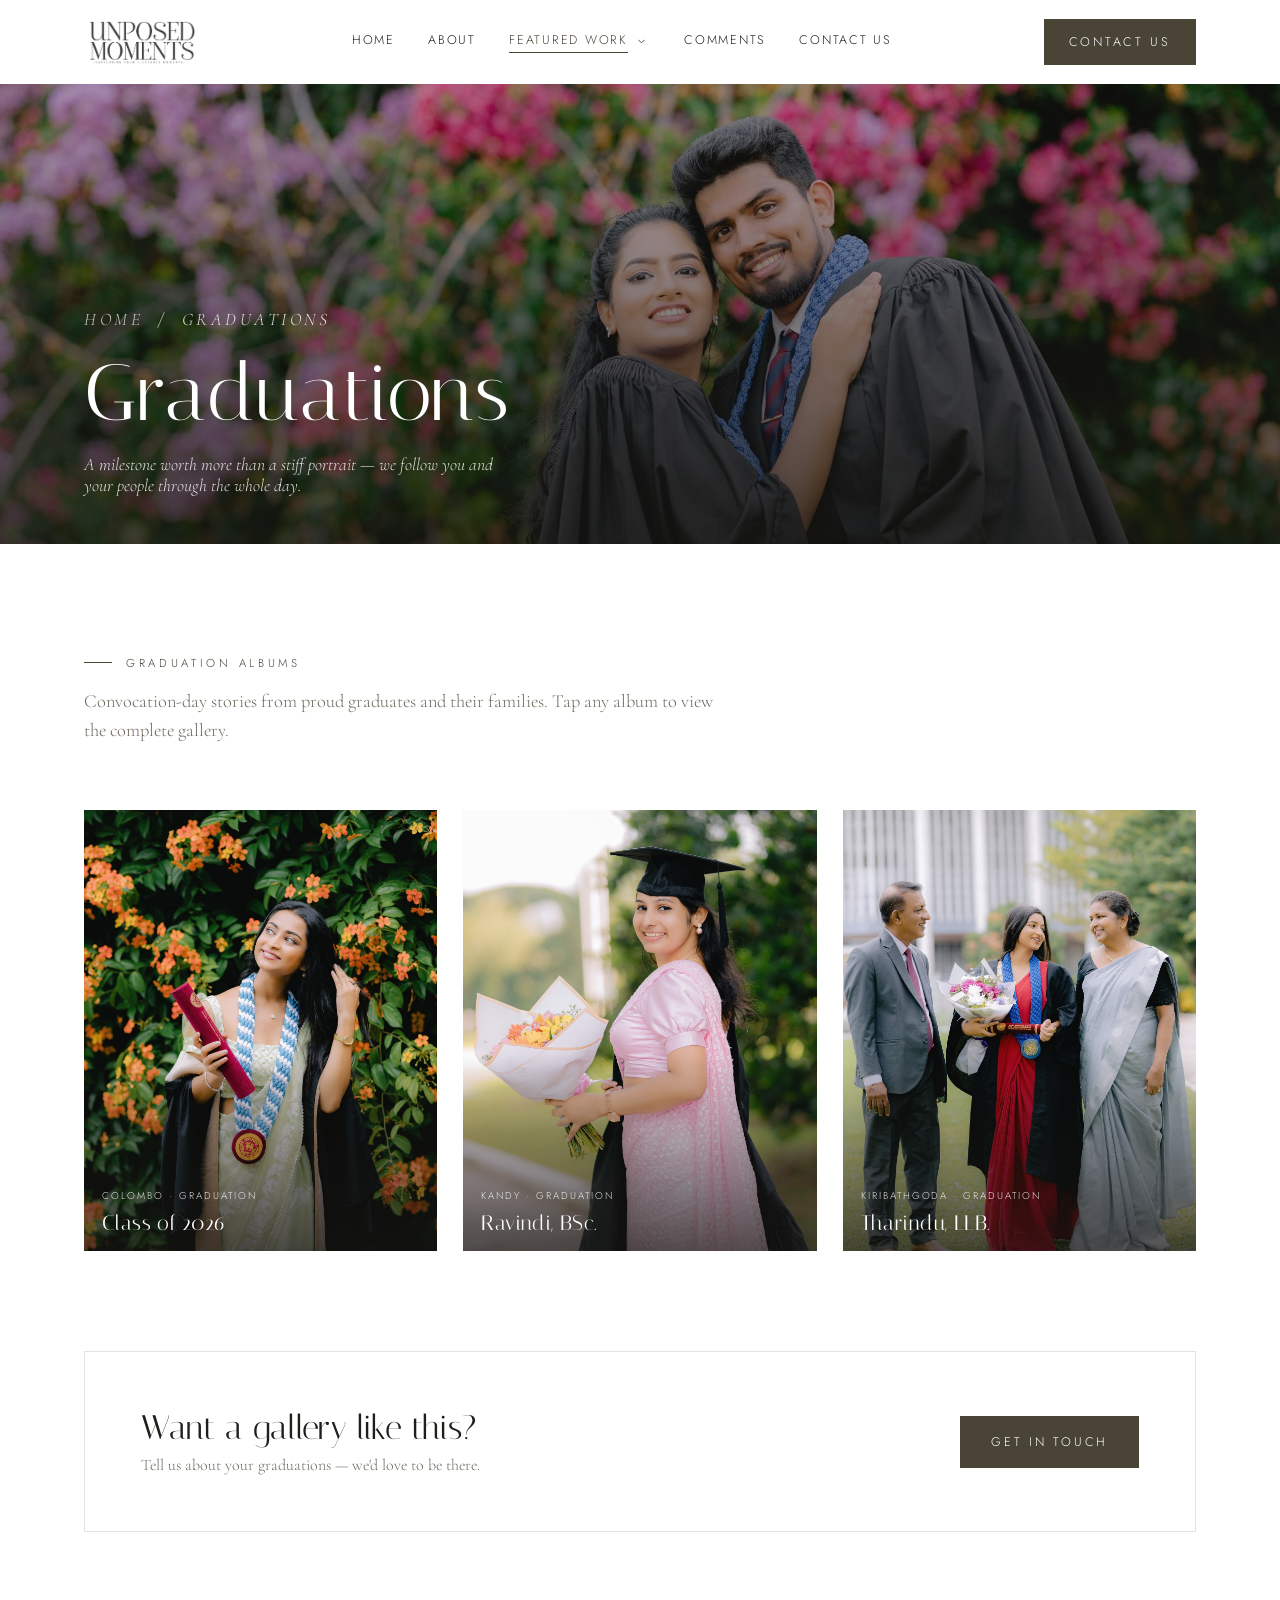
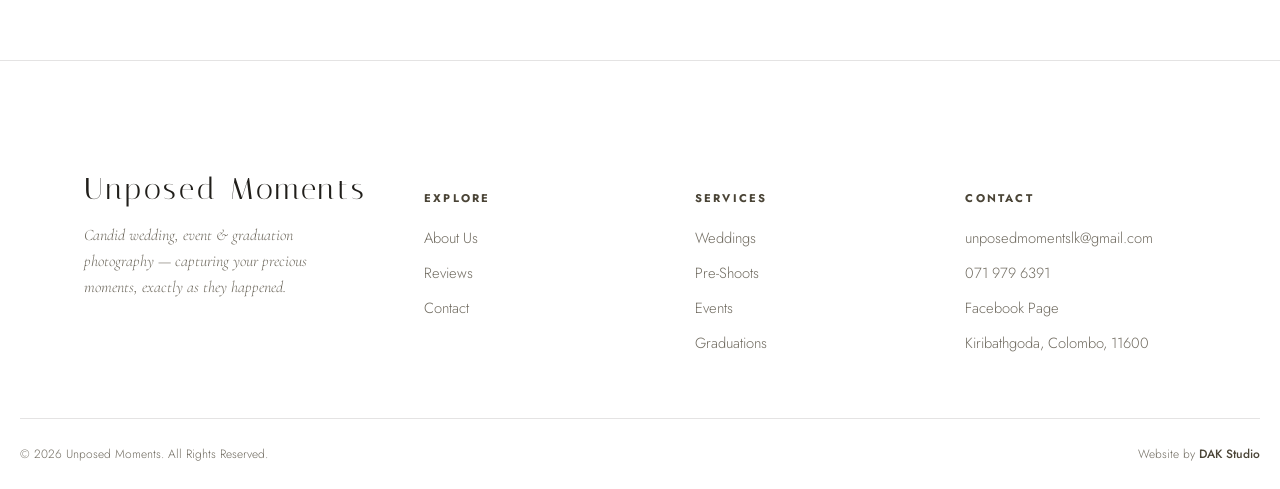
<file: graduation.html>
<!DOCTYPE html>
<html lang="en">
<head>
<meta charset="UTF-8">
<meta name="viewport" content="width=device-width, initial-scale=1, viewport-fit=cover">
<title>Graduations Photography — Unposed Moments</title>
<meta name="description" content="Convocation-day stories from proud graduates and their families. Tap any album to view the complete gallery.">
<link rel="preconnect" href="https://fonts.googleapis.com">
<link rel="stylesheet" href="assets/css/style.css">
<link rel="icon" type="image/png" sizes="32x32" href="assets/images/branding/favicon-32.png">
<link rel="icon" type="image/png" sizes="16x16" href="assets/images/branding/favicon-16.png">
<link rel="apple-touch-icon" sizes="180x180" href="assets/images/branding/favicon-180.png">
</head>
<body>
<header class="site-header" id="siteHeader">
  <div class="wrap">
    <a href="index.html" class="brand">
      <img src="assets/images/branding/logo-header.png" alt="Unposed Moments — Candid Photography Studio" class="brand-logo">
    </a>

    <nav class="main-nav" id="mainNav">
      <a href="index.html" data-nav="home">Home</a>
      <a href="index.html#about" data-nav="about">About</a>

      <div class="nav-item-dropdown active" data-nav-group="featured">
        <div class="nav-item-dropdown-row">
          <a href="index.html#featured-work" class="nav-parent-link" data-nav="featured">Featured Work</a>
          <button type="button" class="caret-btn" aria-label="Toggle Featured Work submenu" aria-expanded="false">
            <svg width="11" height="11" viewBox="0 0 24 24" fill="none"><path d="M6 9l6 6 6-6" stroke="currentColor" stroke-width="2" stroke-linecap="round" stroke-linejoin="round"/></svg>
          </button>
        </div>
        <div class="dropdown-menu">
          <a href="wedding.html">Weddings</a>
          <a href="pre-shoot.html">Pre-Shoots</a>
          <a href="events.html">Events</a>
          <a href="graduation.html" class="active">Graduations</a>
        </div>
      </div>

      <a href="index.html#comments" data-nav="comments">Comments</a>
      <a href="index.html#contact" data-nav="contact">Contact Us</a>
    </nav>

    <div class="nav-cta">
      <a href="index.html#contact" class="btn solid"><span>Contact Us</span></a>
      <button class="burger" id="burger" aria-label="Toggle menu" aria-expanded="false">
        <span></span><span></span><span></span>
      </button>
    </div>
  </div>
</header>
<!-- ============ PAGE COVER ============ -->
<section class="page-cover">
  <!-- Replace the src below with your own big cover photo for this category -->
  <img src="assets/images/graduation/cover.jpg" alt="Graduations cover photo">
  <div class="page-cover-content">
    <div class="wrap">
      <p class="breadcrumb"><a href="index.html">Home</a> &nbsp;/&nbsp; Graduations</p>
      <h1>Graduations</h1>
      <p>A milestone worth more than a stiff portrait — we follow you and your people through the whole day.</p>
    </div>
  </div>
</section>

<!-- ============ ALBUM GRID ============ -->
<section class="albums">
  <div class="wrap">
    <div class="albums-intro reveal">
      <span class="eyebrow">Graduation Albums</span>
      <p>Convocation-day stories from proud graduates and their families. Tap any album to view the complete gallery.</p>
    </div>

    <div class="albums-grid stagger">
      <!-- Album card: swap the cover image src and the href link for the real photo & real album URL -->
      <a class="album-card reveal" style="--i:0" href="https://web.facebook.com/profile.php?id=100083396318113" target="_blank" rel="noopener">
        <div class="album-media">
          <img src="assets/images/graduation/album-1.jpg" alt="Class of 2026 album cover" loading="lazy">
          <span class="album-view">
            <svg width="16" height="16" viewBox="0 0 24 24" fill="none"><path d="M7 17L17 7M17 7H8M17 7V16" stroke="currentColor" stroke-width="1.6"/></svg>
          </span>
          <div class="album-caption">
            <span class="cnt">Colombo · Graduation</span>
            <h4>Class of 2026</h4>
          </div>
        </div>
      </a>
      <!-- Album card: swap the cover image src and the href link for the real photo & real album URL -->
      <a class="album-card reveal" style="--i:1" href="https://web.facebook.com/profile.php?id=100083396318113" target="_blank" rel="noopener">
        <div class="album-media">
          <img src="assets/images/graduation/album-2.jpg" alt="Ravindi, BSc. album cover" loading="lazy">
          <span class="album-view">
            <svg width="16" height="16" viewBox="0 0 24 24" fill="none"><path d="M7 17L17 7M17 7H8M17 7V16" stroke="currentColor" stroke-width="1.6"/></svg>
          </span>
          <div class="album-caption">
            <span class="cnt">Kandy · Graduation</span>
            <h4>Ravindi, BSc.</h4>
          </div>
        </div>
      </a>
      <!-- Album card: swap the cover image src and the href link for the real photo & real album URL -->
      <a class="album-card reveal" style="--i:2" href="https://web.facebook.com/profile.php?id=100083396318113" target="_blank" rel="noopener">
        <div class="album-media">
          <img src="assets/images/graduation/album-3.jpg" alt="Tharindu, LLB. album cover" loading="lazy">
          <span class="album-view">
            <svg width="16" height="16" viewBox="0 0 24 24" fill="none"><path d="M7 17L17 7M17 7H8M17 7V16" stroke="currentColor" stroke-width="1.6"/></svg>
          </span>
          <div class="album-caption">
            <span class="cnt">Kiribathgoda · Graduation</span>
            <h4>Tharindu, LLB.</h4>
          </div>
        </div>
      </a>
    </div>

    <div class="cta-strip reveal">
      <div>
        <h3>Want a gallery like this?</h3>
        <p>Tell us about your graduations — we'd love to be there.</p>
      </div>
      <a href="index.html#contact" class="btn solid"><span>Get In Touch</span></a>
    </div>
  </div>
</section>

<footer class="site-footer">
  <div class="wrap footer-top">
    <div class="footer-brand">
      <span class="word">Unposed Moments</span>
      <p>Candid wedding, event &amp; graduation photography — capturing your precious moments, exactly as they happened.</p>
    </div>

    <div class="f-col">
      <h5>Explore</h5>
      <ul>
        <li><a href="index.html#about">About Us</a></li>
        <li><a href="index.html#comments">Reviews</a></li>
        <li><a href="index.html#contact">Contact</a></li>
      </ul>
    </div>

    <div class="f-col">
      <h5>Services</h5>
      <ul>
        <li><a href="wedding.html">Weddings</a></li>
        <li><a href="pre-shoot.html">Pre-Shoots</a></li>
        <li><a href="events.html">Events</a></li>
        <li><a href="graduation.html">Graduations</a></li>
      </ul>
    </div>

    <div class="f-col">
      <h5>Contact</h5>
      <ul>
        <li><a href="mailto:unposedmomentslk@gmail.com">unposedmomentslk@gmail.com</a></li>
        <li><a href="tel:+94719796391">071 979 6391</a></li>
        <li><a href="https://web.facebook.com/profile.php?id=100083396318113" target="_blank" rel="noopener">Facebook Page</a></li>
        <li><a href="index.html#contact">Kiribathgoda, Colombo, 11600</a></li>
      </ul>
    </div>
  </div>

  <div class="wrap footer-bottom">
    <span>&copy; 2026 Unposed Moments. All Rights Reserved.</span>
    <span class="credit">Website by <strong>DAK Studio</strong></span>
  </div>
</footer>

<button class="back-top" id="backTop" aria-label="Back to top">
  <svg width="16" height="16" viewBox="0 0 24 24" fill="none"><path d="M12 19V5M5 12l7-7 7 7" stroke="currentColor" stroke-width="1.5"/></svg>
</button>

<script src="assets/js/main.js"></script>
</body>
</html>
</file>
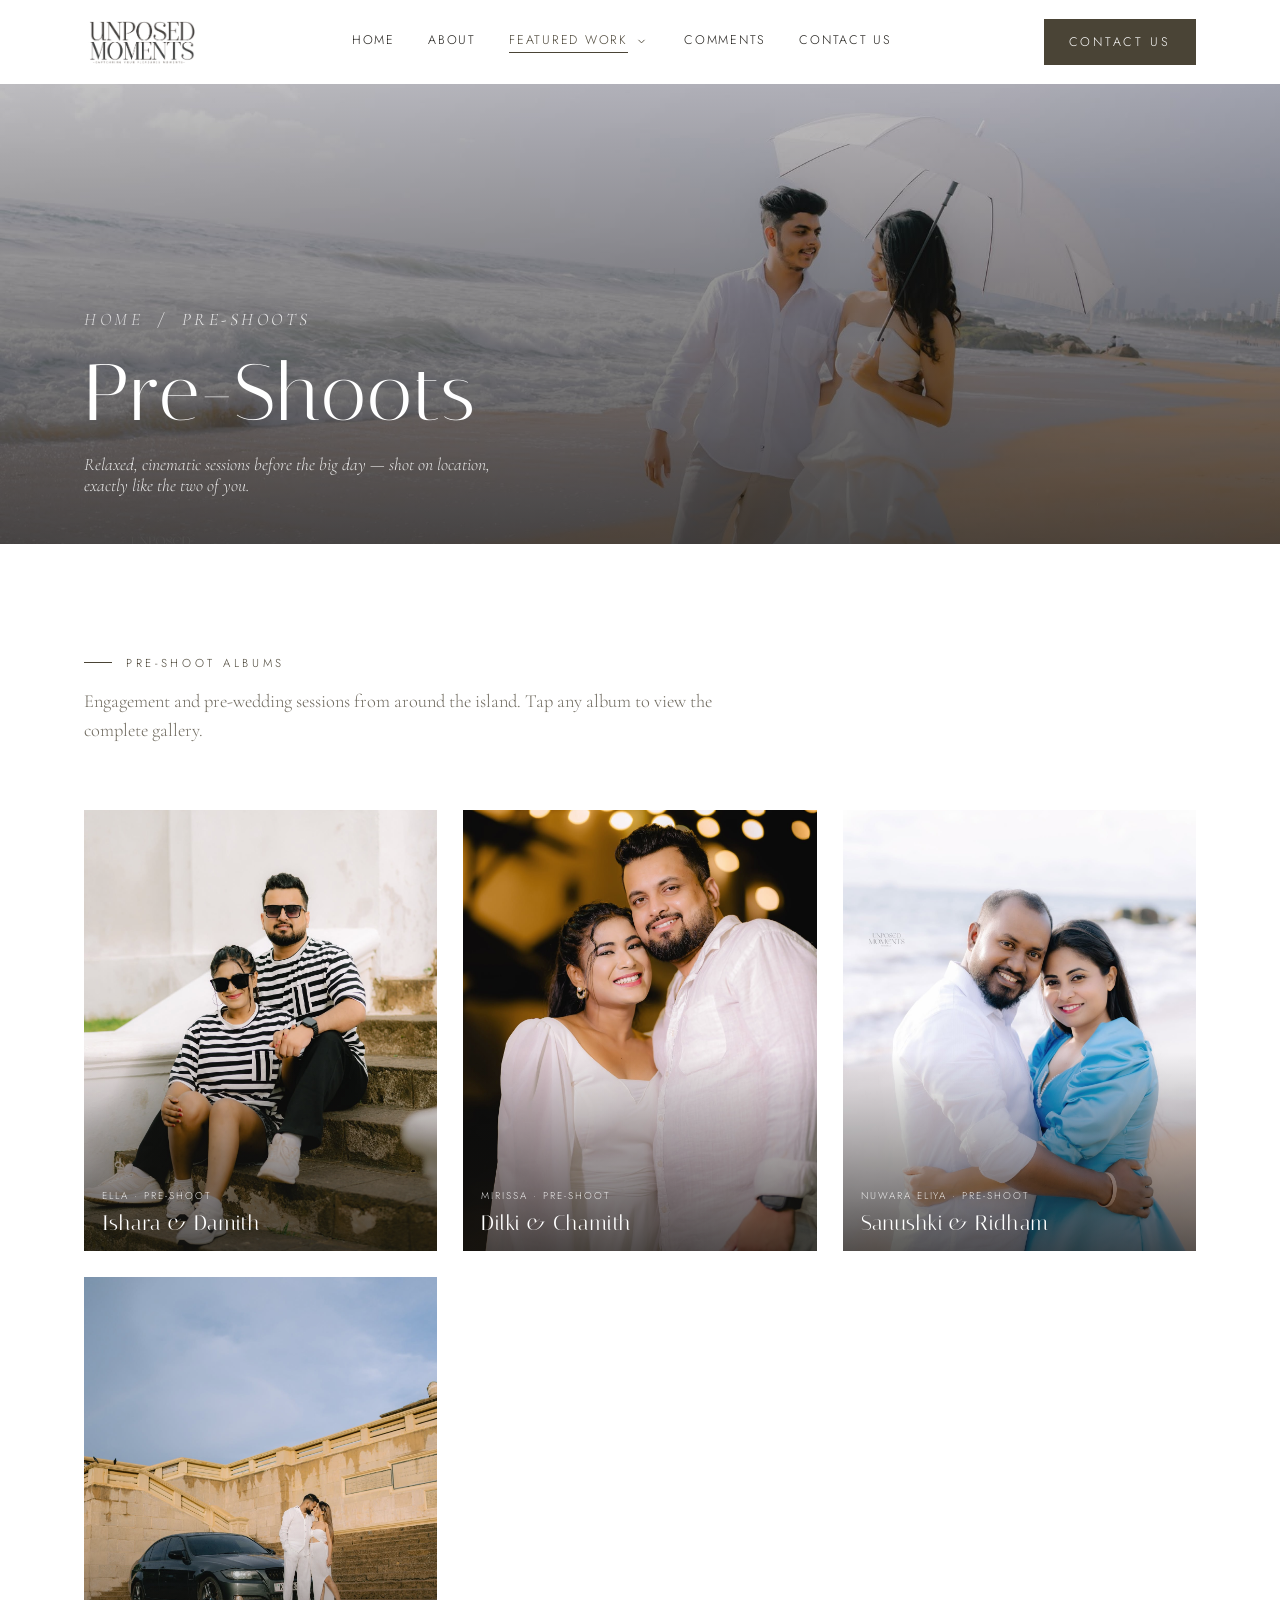
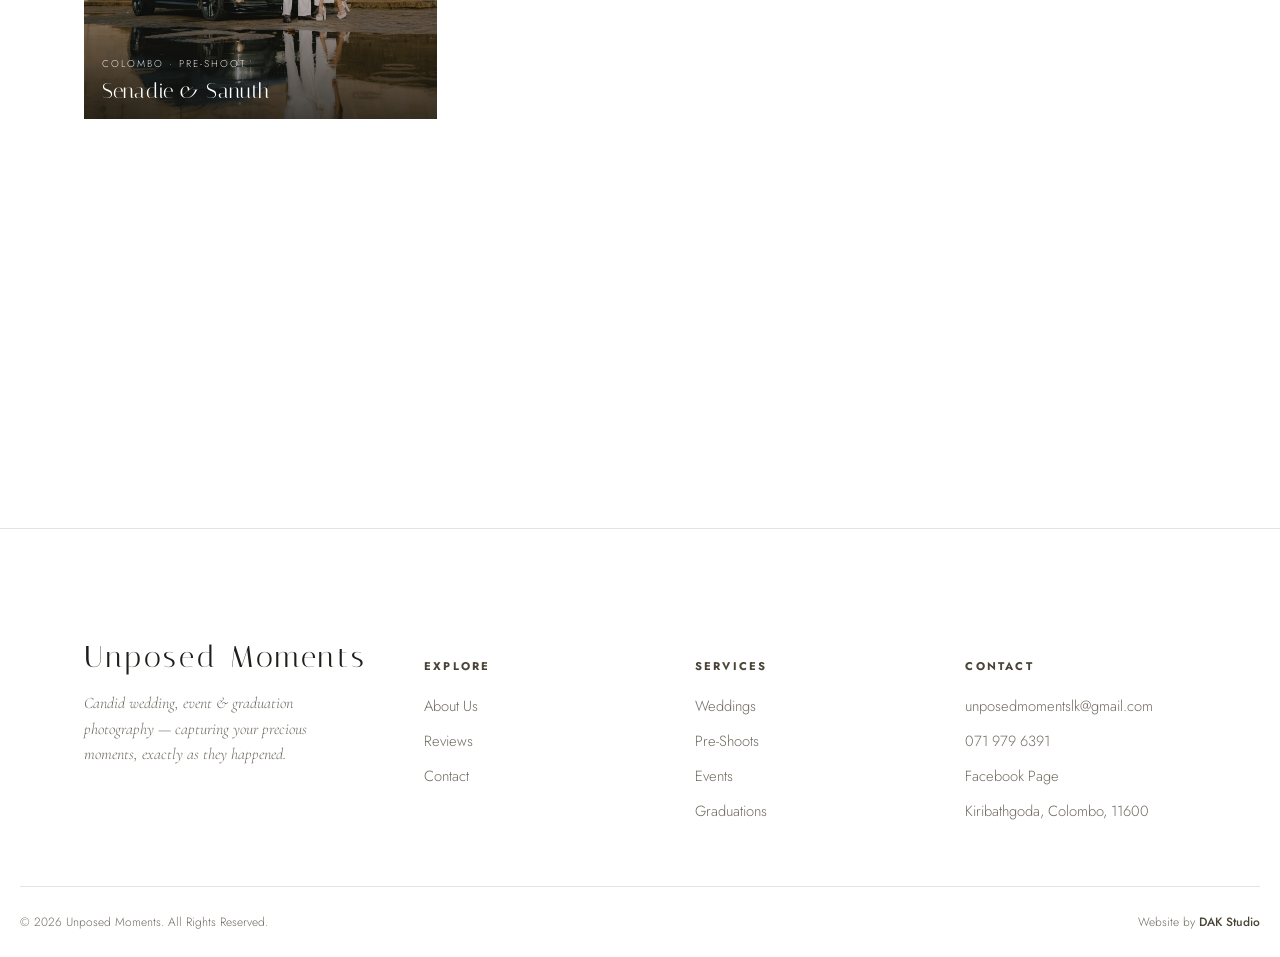
<file: pre-shoot.html>
<!DOCTYPE html>
<html lang="en">
<head>
<meta charset="UTF-8">
<meta name="viewport" content="width=device-width, initial-scale=1, viewport-fit=cover">
<title>Pre-Shoots Photography — Unposed Moments</title>
<meta name="description" content="Engagement and pre-wedding sessions from around the island. Tap any album to view the complete gallery.">
<link rel="preconnect" href="https://fonts.googleapis.com">
<link rel="stylesheet" href="assets/css/style.css">
<link rel="icon" type="image/png" sizes="32x32" href="assets/images/branding/favicon-32.png">
<link rel="icon" type="image/png" sizes="16x16" href="assets/images/branding/favicon-16.png">
<link rel="apple-touch-icon" sizes="180x180" href="assets/images/branding/favicon-180.png">
</head>
<body>
<header class="site-header" id="siteHeader">
  <div class="wrap">
    <a href="index.html" class="brand">
      <img src="assets/images/branding/logo-header.png" alt="Unposed Moments — Candid Photography Studio" class="brand-logo">
    </a>

    <nav class="main-nav" id="mainNav">
      <a href="index.html" data-nav="home">Home</a>
      <a href="index.html#about" data-nav="about">About</a>

      <div class="nav-item-dropdown active" data-nav-group="featured">
        <div class="nav-item-dropdown-row">
          <a href="index.html#featured-work" class="nav-parent-link" data-nav="featured">Featured Work</a>
          <button type="button" class="caret-btn" aria-label="Toggle Featured Work submenu" aria-expanded="false">
            <svg width="11" height="11" viewBox="0 0 24 24" fill="none"><path d="M6 9l6 6 6-6" stroke="currentColor" stroke-width="2" stroke-linecap="round" stroke-linejoin="round"/></svg>
          </button>
        </div>
        <div class="dropdown-menu">
          <a href="wedding.html">Weddings</a>
          <a href="pre-shoot.html" class="active">Pre-Shoots</a>
          <a href="events.html">Events</a>
          <a href="graduation.html">Graduations</a>
        </div>
      </div>

      <a href="index.html#comments" data-nav="comments">Comments</a>
      <a href="index.html#contact" data-nav="contact">Contact Us</a>
    </nav>

    <div class="nav-cta">
      <a href="index.html#contact" class="btn solid"><span>Contact Us</span></a>
      <button class="burger" id="burger" aria-label="Toggle menu" aria-expanded="false">
        <span></span><span></span><span></span>
      </button>
    </div>
  </div>
</header>
<!-- ============ PAGE COVER ============ -->
<section class="page-cover">
  <!-- Replace the src below with your own big cover photo for this category -->
  <img src="assets/images/pre-shoot/cover.jpg" alt="Pre-Shoots cover photo">
  <div class="page-cover-content">
    <div class="wrap">
      <p class="breadcrumb"><a href="index.html">Home</a> &nbsp;/&nbsp; Pre-Shoots</p>
      <h1>Pre-Shoots</h1>
      <p>Relaxed, cinematic sessions before the big day — shot on location, exactly like the two of you.</p>
    </div>
  </div>
</section>

<!-- ============ ALBUM GRID ============ -->
<section class="albums">
  <div class="wrap">
    <div class="albums-intro reveal">
      <span class="eyebrow">Pre-Shoot Albums</span>
      <p>Engagement and pre-wedding sessions from around the island. Tap any album to view the complete gallery.</p>
    </div>

    <div class="albums-grid stagger">
      <!-- Album card: swap the cover image src and the href link for the real photo & real album URL -->
      <a class="album-card reveal" style="--i:0" href="https://web.facebook.com/profile.php?id=100083396318113" target="_blank" rel="noopener">
        <div class="album-media">
          <img src="assets/images/pre-shoot/album-1.jpg" alt="Ishara & Damith album cover" loading="lazy">
          <span class="album-view">
            <svg width="16" height="16" viewBox="0 0 24 24" fill="none"><path d="M7 17L17 7M17 7H8M17 7V16" stroke="currentColor" stroke-width="1.6"/></svg>
          </span>
          <div class="album-caption">
            <span class="cnt">Ella · Pre-Shoot</span>
            <h4>Ishara & Damith</h4>
          </div>
        </div>
      </a>
      <!-- Album card: swap the cover image src and the href link for the real photo & real album URL -->
      <a class="album-card reveal" style="--i:1" href="https://web.facebook.com/profile.php?id=100083396318113" target="_blank" rel="noopener">
        <div class="album-media">
          <img src="assets/images/pre-shoot/album-2.jpg" alt="Dilki & Chamith album cover" loading="lazy">
          <span class="album-view">
            <svg width="16" height="16" viewBox="0 0 24 24" fill="none"><path d="M7 17L17 7M17 7H8M17 7V16" stroke="currentColor" stroke-width="1.6"/></svg>
          </span>
          <div class="album-caption">
            <span class="cnt">Mirissa · Pre-Shoot</span>
            <h4>Dilki & Chamith</h4>
          </div>
        </div>
      </a>
      <!-- Album card: swap the cover image src and the href link for the real photo & real album URL -->
      <a class="album-card reveal" style="--i:2" href="https://web.facebook.com/profile.php?id=100083396318113" target="_blank" rel="noopener">
        <div class="album-media">
          <img src="assets/images/pre-shoot/album-3.jpg" alt="Sanushki & Ridham album cover" loading="lazy">
          <span class="album-view">
            <svg width="16" height="16" viewBox="0 0 24 24" fill="none"><path d="M7 17L17 7M17 7H8M17 7V16" stroke="currentColor" stroke-width="1.6"/></svg>
          </span>
          <div class="album-caption">
            <span class="cnt">Nuwara Eliya · Pre-Shoot</span>
            <h4>Sanushki & Ridham</h4>
          </div>
        </div>
      </a>
      <!-- Album card: swap the cover image src and the href link for the real photo & real album URL -->
      <a class="album-card reveal" style="--i:3" href="https://web.facebook.com/profile.php?id=100083396318113" target="_blank" rel="noopener">
        <div class="album-media">
          <img src="assets/images/pre-shoot/album-4.jpg" alt="Senadie & Sanuth album cover" loading="lazy">
          <span class="album-view">
            <svg width="16" height="16" viewBox="0 0 24 24" fill="none"><path d="M7 17L17 7M17 7H8M17 7V16" stroke="currentColor" stroke-width="1.6"/></svg>
          </span>
          <div class="album-caption">
            <span class="cnt">Colombo · Pre-Shoot</span>
            <h4>Senadie & Sanuth</h4>
          </div>
        </div>
      </a>
    </div>

    <div class="cta-strip reveal">
      <div>
        <h3>Want a gallery like this?</h3>
        <p>Tell us about your pre-shoots — we'd love to be there.</p>
      </div>
      <a href="index.html#contact" class="btn solid"><span>Get In Touch</span></a>
    </div>
  </div>
</section>

<footer class="site-footer">
  <div class="wrap footer-top">
    <div class="footer-brand">
      <span class="word">Unposed Moments</span>
      <p>Candid wedding, event &amp; graduation photography — capturing your precious moments, exactly as they happened.</p>
    </div>

    <div class="f-col">
      <h5>Explore</h5>
      <ul>
        <li><a href="index.html#about">About Us</a></li>
        <li><a href="index.html#comments">Reviews</a></li>
        <li><a href="index.html#contact">Contact</a></li>
      </ul>
    </div>

    <div class="f-col">
      <h5>Services</h5>
      <ul>
        <li><a href="wedding.html">Weddings</a></li>
        <li><a href="pre-shoot.html">Pre-Shoots</a></li>
        <li><a href="events.html">Events</a></li>
        <li><a href="graduation.html">Graduations</a></li>
      </ul>
    </div>

    <div class="f-col">
      <h5>Contact</h5>
      <ul>
        <li><a href="mailto:unposedmomentslk@gmail.com">unposedmomentslk@gmail.com</a></li>
        <li><a href="tel:+94719796391">071 979 6391</a></li>
        <li><a href="https://web.facebook.com/profile.php?id=100083396318113" target="_blank" rel="noopener">Facebook Page</a></li>
        <li><a href="index.html#contact">Kiribathgoda, Colombo, 11600</a></li>
      </ul>
    </div>
  </div>

  <div class="wrap footer-bottom">
    <span>&copy; 2026 Unposed Moments. All Rights Reserved.</span>
    <span class="credit">Website by <strong>DAK Studio</strong></span>
  </div>
</footer>

<button class="back-top" id="backTop" aria-label="Back to top">
  <svg width="16" height="16" viewBox="0 0 24 24" fill="none"><path d="M12 19V5M5 12l7-7 7 7" stroke="currentColor" stroke-width="1.5"/></svg>
</button>

<script src="assets/js/main.js"></script>
</body>
</html>
</file>
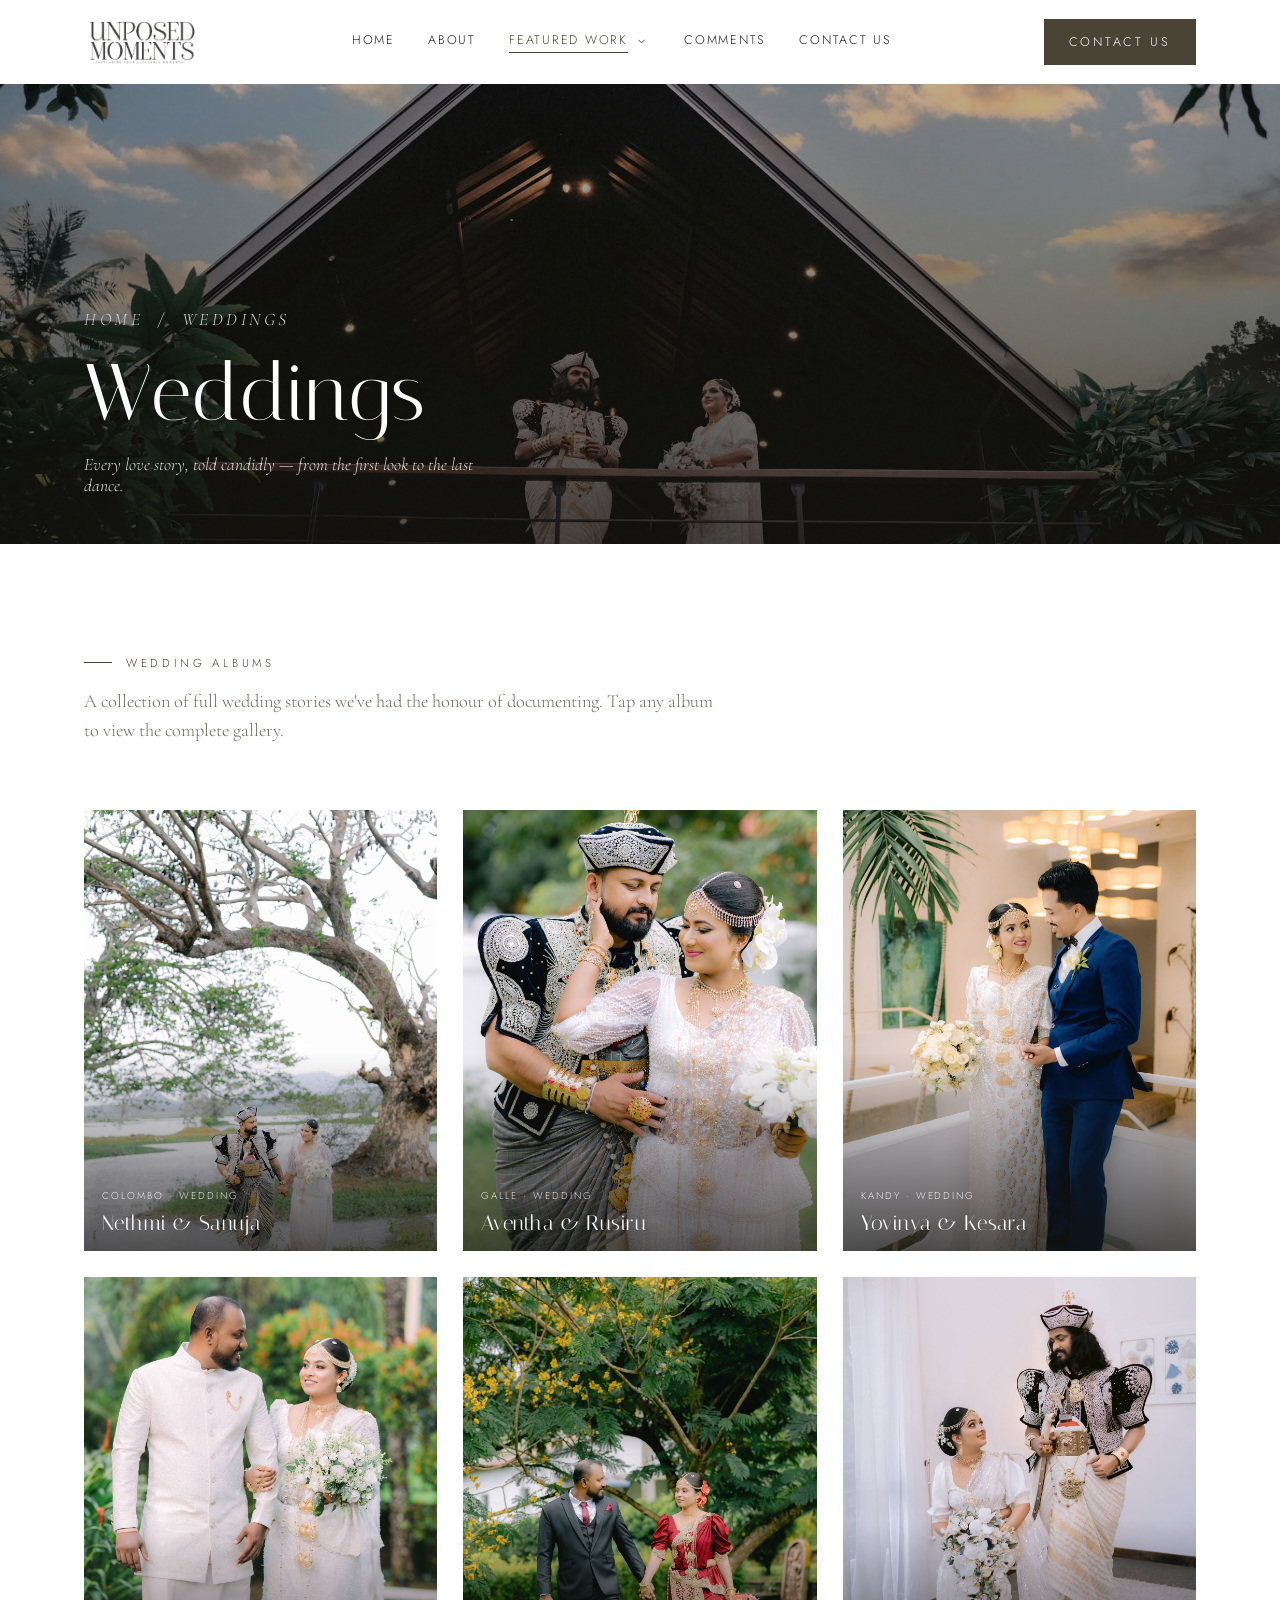
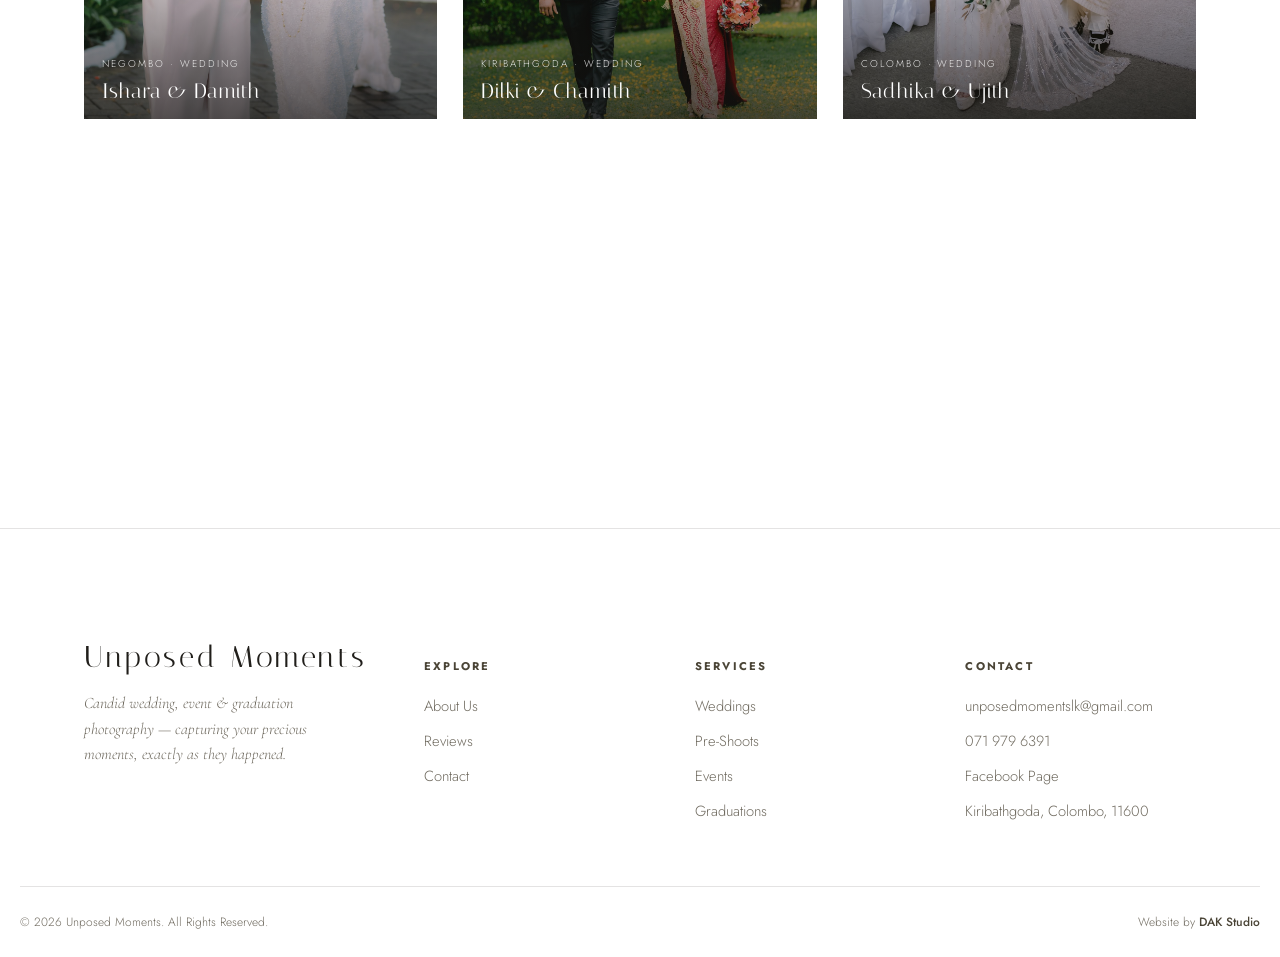
<file: wedding.html>
<!DOCTYPE html>
<html lang="en">
<head>
<meta charset="UTF-8">
<meta name="viewport" content="width=device-width, initial-scale=1, viewport-fit=cover">
<title>Weddings Photography — Unposed Moments</title>
<meta name="description" content="A collection of full wedding stories we've had the honour of documenting. Tap any album to view the complete gallery.">
<link rel="preconnect" href="https://fonts.googleapis.com">
<link rel="stylesheet" href="assets/css/style.css">
<link rel="icon" type="image/png" sizes="32x32" href="assets/images/branding/favicon-32.png">
<link rel="icon" type="image/png" sizes="16x16" href="assets/images/branding/favicon-16.png">
<link rel="apple-touch-icon" sizes="180x180" href="assets/images/branding/favicon-180.png">
</head>
<body>
<header class="site-header" id="siteHeader">
  <div class="wrap">
    <a href="index.html" class="brand">
      <img src="assets/images/branding/logo-header.png" alt="Unposed Moments — Candid Photography Studio" class="brand-logo">
    </a>

    <nav class="main-nav" id="mainNav">
      <a href="index.html" data-nav="home">Home</a>
      <a href="index.html#about" data-nav="about">About</a>

      <div class="nav-item-dropdown active" data-nav-group="featured">
        <div class="nav-item-dropdown-row">
          <a href="index.html#featured-work" class="nav-parent-link" data-nav="featured">Featured Work</a>
          <button type="button" class="caret-btn" aria-label="Toggle Featured Work submenu" aria-expanded="false">
            <svg width="11" height="11" viewBox="0 0 24 24" fill="none"><path d="M6 9l6 6 6-6" stroke="currentColor" stroke-width="2" stroke-linecap="round" stroke-linejoin="round"/></svg>
          </button>
        </div>
        <div class="dropdown-menu">
          <a href="wedding.html" class="active">Weddings</a>
          <a href="pre-shoot.html">Pre-Shoots</a>
          <a href="events.html">Events</a>
          <a href="graduation.html">Graduations</a>
        </div>
      </div>

      <a href="index.html#comments" data-nav="comments">Comments</a>
      <a href="index.html#contact" data-nav="contact">Contact Us</a>
    </nav>

    <div class="nav-cta">
      <a href="index.html#contact" class="btn solid"><span>Contact Us</span></a>
      <button class="burger" id="burger" aria-label="Toggle menu" aria-expanded="false">
        <span></span><span></span><span></span>
      </button>
    </div>
  </div>
</header>
<!-- ============ PAGE COVER ============ -->
<section class="page-cover">
  <!-- Replace the src below with your own big cover photo for this category -->
  <img src="assets/images/wedding/cover.jpg" alt="Weddings cover photo">
  <div class="page-cover-content">
    <div class="wrap">
      <p class="breadcrumb"><a href="index.html">Home</a> &nbsp;/&nbsp; Weddings</p>
      <h1>Weddings</h1>
      <p>Every love story, told candidly — from the first look to the last dance.</p>
    </div>
  </div>
</section>

<!-- ============ ALBUM GRID ============ -->
<section class="albums">
  <div class="wrap">
    <div class="albums-intro reveal">
      <span class="eyebrow">Wedding Albums</span>
      <p>A collection of full wedding stories we've had the honour of documenting. Tap any album to view the complete gallery.</p>
    </div>

    <div class="albums-grid stagger">
      <!-- Album card: swap the cover image src and the href link for the real photo & real album URL -->
      <a class="album-card reveal" style="--i:0" href="https://web.facebook.com/profile.php?id=100083396318113" target="_blank" rel="noopener">
        <div class="album-media">
          <img src="assets/images/wedding/album-1.jpg" alt="Nethmi & Sanuja album cover" loading="lazy">
          <span class="album-view">
            <svg width="16" height="16" viewBox="0 0 24 24" fill="none"><path d="M7 17L17 7M17 7H8M17 7V16" stroke="currentColor" stroke-width="1.6"/></svg>
          </span>
          <div class="album-caption">
            <span class="cnt">Colombo · Wedding</span>
            <h4>Nethmi & Sanuja</h4>
          </div>
        </div>
      </a>
      <!-- Album card: swap the cover image src and the href link for the real photo & real album URL -->
      <a class="album-card reveal" style="--i:1" href="https://web.facebook.com/profile.php?id=100083396318113" target="_blank" rel="noopener">
        <div class="album-media">
          <img src="assets/images/wedding/album-2.jpg" alt="Aventha & Rusiru album cover" loading="lazy">
          <span class="album-view">
            <svg width="16" height="16" viewBox="0 0 24 24" fill="none"><path d="M7 17L17 7M17 7H8M17 7V16" stroke="currentColor" stroke-width="1.6"/></svg>
          </span>
          <div class="album-caption">
            <span class="cnt">Galle · Wedding</span>
            <h4>Aventha & Rusiru</h4>
          </div>
        </div>
      </a>
      <!-- Album card: swap the cover image src and the href link for the real photo & real album URL -->
      <a class="album-card reveal" style="--i:2" href="https://web.facebook.com/profile.php?id=100083396318113" target="_blank" rel="noopener">
        <div class="album-media">
          <img src="assets/images/wedding/album-3.jpg" alt="Yovinya & Kesara album cover" loading="lazy">
          <span class="album-view">
            <svg width="16" height="16" viewBox="0 0 24 24" fill="none"><path d="M7 17L17 7M17 7H8M17 7V16" stroke="currentColor" stroke-width="1.6"/></svg>
          </span>
          <div class="album-caption">
            <span class="cnt">Kandy · Wedding</span>
            <h4>Yovinya & Kesara</h4>
          </div>
        </div>
      </a>
      <!-- Album card: swap the cover image src and the href link for the real photo & real album URL -->
      <a class="album-card reveal" style="--i:3" href="https://web.facebook.com/profile.php?id=100083396318113" target="_blank" rel="noopener">
        <div class="album-media">
          <img src="assets/images/wedding/album-4.jpg" alt="Ishara & Damith album cover" loading="lazy">
          <span class="album-view">
            <svg width="16" height="16" viewBox="0 0 24 24" fill="none"><path d="M7 17L17 7M17 7H8M17 7V16" stroke="currentColor" stroke-width="1.6"/></svg>
          </span>
          <div class="album-caption">
            <span class="cnt">Negombo · Wedding</span>
            <h4>Ishara & Damith</h4>
          </div>
        </div>
      </a>
      <!-- Album card: swap the cover image src and the href link for the real photo & real album URL -->
      <a class="album-card reveal" style="--i:4" href="https://web.facebook.com/profile.php?id=100083396318113" target="_blank" rel="noopener">
        <div class="album-media">
          <img src="assets/images/wedding/album-5.jpg" alt="Dilki & Chamith album cover" loading="lazy">
          <span class="album-view">
            <svg width="16" height="16" viewBox="0 0 24 24" fill="none"><path d="M7 17L17 7M17 7H8M17 7V16" stroke="currentColor" stroke-width="1.6"/></svg>
          </span>
          <div class="album-caption">
            <span class="cnt">Kiribathgoda · Wedding</span>
            <h4>Dilki & Chamith</h4>
          </div>
        </div>
      </a>
      <!-- Album card: swap the cover image src and the href link for the real photo & real album URL -->
      <a class="album-card reveal" style="--i:5" href="https://web.facebook.com/profile.php?id=100083396318113" target="_blank" rel="noopener">
        <div class="album-media">
          <img src="assets/images/wedding/album-6.jpg" alt="Sadhika & Ujith album cover" loading="lazy">
          <span class="album-view">
            <svg width="16" height="16" viewBox="0 0 24 24" fill="none"><path d="M7 17L17 7M17 7H8M17 7V16" stroke="currentColor" stroke-width="1.6"/></svg>
          </span>
          <div class="album-caption">
            <span class="cnt">Colombo · Wedding</span>
            <h4>Sadhika & Ujith</h4>
          </div>
        </div>
      </a>
    </div>

    <div class="cta-strip reveal">
      <div>
        <h3>Want a gallery like this?</h3>
        <p>Tell us about your weddings — we'd love to be there.</p>
      </div>
      <a href="index.html#contact" class="btn solid"><span>Get In Touch</span></a>
    </div>
  </div>
</section>

<footer class="site-footer">
  <div class="wrap footer-top">
    <div class="footer-brand">
      <span class="word">Unposed Moments</span>
      <p>Candid wedding, event &amp; graduation photography — capturing your precious moments, exactly as they happened.</p>
    </div>

    <div class="f-col">
      <h5>Explore</h5>
      <ul>
        <li><a href="index.html#about">About Us</a></li>
        <li><a href="index.html#comments">Reviews</a></li>
        <li><a href="index.html#contact">Contact</a></li>
      </ul>
    </div>

    <div class="f-col">
      <h5>Services</h5>
      <ul>
        <li><a href="wedding.html">Weddings</a></li>
        <li><a href="pre-shoot.html">Pre-Shoots</a></li>
        <li><a href="events.html">Events</a></li>
        <li><a href="graduation.html">Graduations</a></li>
      </ul>
    </div>

    <div class="f-col">
      <h5>Contact</h5>
      <ul>
        <li><a href="mailto:unposedmomentslk@gmail.com">unposedmomentslk@gmail.com</a></li>
        <li><a href="tel:+94719796391">071 979 6391</a></li>
        <li><a href="https://web.facebook.com/profile.php?id=100083396318113" target="_blank" rel="noopener">Facebook Page</a></li>
        <li><a href="index.html#contact">Kiribathgoda, Colombo, 11600</a></li>
      </ul>
    </div>
  </div>

  <div class="wrap footer-bottom">
    <span>&copy; 2026 Unposed Moments. All Rights Reserved.</span>
    <span class="credit">Website by <strong>DAK Studio</strong></span>
  </div>
</footer>

<button class="back-top" id="backTop" aria-label="Back to top">
  <svg width="16" height="16" viewBox="0 0 24 24" fill="none"><path d="M12 19V5M5 12l7-7 7 7" stroke="currentColor" stroke-width="1.5"/></svg>
</button>

<script src="assets/js/main.js"></script>
</body>
</html>
</file>
<file: assets/css/style.css>
/* =========================================================
   UNPOSED MOMENTS — stylesheet
   White background throughout. The logo's warm charcoal is
   reserved for icons, eyebrows, buttons and small accents —
   never as a page background.
   ========================================================= */

@import url('https://fonts.googleapis.com/css2?family=Italiana&family=Cormorant+Garamond:ital,wght@0,400;0,500;0,600;1,400&family=Jost:wght@300;400;500;600&display=swap');

:root{
  /* ---- color tokens ---- */
  --white:      #FFFFFF;
  --surface:    #F7F5F1;   /* faint off-white for alternating sections only */
  --brand:      #4A4436;   /* logo charcoal — icons, eyebrows, buttons, links */
  --brand-2:    #6E6656;   /* lighter brand tone for hover fades */
  --ink:        #201E1A;   /* main heading / body text, near-black */
  --muted:      #706B60;   /* secondary / paragraph text */
  --line:       rgba(32,30,26,.12);
  --line-soft:  rgba(32,30,26,.07);

  /* ---- type ---- */
  --f-display: 'Italiana', serif;
  --f-serif:   'Cormorant Garamond', serif;
  --f-sans:    'Jost', sans-serif;

  /* ---- layout ---- */
  --container: 1240px;
  --gutter: clamp(20px, 5vw, 64px);
  --nav-h: 84px;
}

*,*::before,*::after{ box-sizing:border-box; }
html{ scroll-behavior:smooth; }
body{
  margin:0;
  background:var(--white);
  color:var(--ink);
  font-family:var(--f-sans);
  font-weight:300;
  -webkit-font-smoothing:antialiased;
  overflow-x:hidden;
  padding-top:var(--nav-h); /* header is always fixed & visible */
}
img{ max-width:100%; display:block; }
a{ color:inherit; text-decoration:none; }
ul{ margin:0; padding:0; list-style:none; }
button{ font-family:inherit; cursor:pointer; }
h1,h2,h3,h4{ margin:0; font-weight:400; }
p{ margin:0; }

@media (prefers-reduced-motion: reduce){
  *{ animation-duration:.01ms !important; animation-iteration-count:1 !important; transition-duration:.01ms !important; scroll-behavior:auto !important; }
}

:focus-visible{ outline:2px solid var(--brand); outline-offset:3px; }

.wrap{
  max-width:var(--container);
  margin-inline:auto;
  padding-inline:var(--gutter);
}

.section-alt{ background:var(--surface); }

.eyebrow{
  font-family:var(--f-sans);
  font-size:.72rem;
  letter-spacing:.32em;
  text-transform:uppercase;
  color:var(--brand);
  display:inline-flex;
  align-items:center;
  gap:14px;
}
.eyebrow::before{
  content:'';
  width:28px; height:1px;
  background:var(--brand);
}

.section-head{ max-width:640px; margin-bottom:clamp(36px,6vw,64px); }
.section-head h2{
  font-family:var(--f-display);
  font-size:clamp(2.1rem,4.6vw,3.4rem);
  letter-spacing:.02em;
  margin-top:14px;
  line-height:1.1;
  color:var(--ink);
}
.section-head p{
  font-family:var(--f-serif);
  font-size:1.15rem;
  color:var(--muted);
  margin-top:18px;
  line-height:1.6;
}
.section-head.center{ margin-inline:auto; text-align:center; }
.section-head.center .eyebrow::before{ display:none; }

.btn{
  display:inline-flex;
  align-items:center;
  gap:12px;
  font-family:var(--f-sans);
  font-size:.78rem;
  letter-spacing:.22em;
  text-transform:uppercase;
  padding:16px 30px;
  border:1px solid var(--brand);
  color:var(--brand);
  background:transparent;
  position:relative;
  overflow:hidden;
  transition:color .45s ease;
  white-space:nowrap;
}
.btn::before{
  content:'';
  position:absolute; inset:0;
  background:var(--brand);
  transform:translateX(-101%);
  transition:transform .45s cubic-bezier(.65,0,.35,1);
  z-index:0;
}
.btn span, .btn svg{ position:relative; z-index:1; }
.btn:hover{ color:var(--white); }
.btn:hover::before{ transform:translateX(0); }
.btn.solid{ background:var(--brand); color:var(--white); }
.btn.solid::before{ background:var(--ink); }
.btn.solid:hover{ color:var(--white); }
.btn.on-dark{ border-color:rgba(255,255,255,.7); color:var(--white); }
.btn.on-dark::before{ background:var(--white); }
.btn.on-dark:hover{ color:var(--brand); }

/* reveal-on-scroll */
.reveal{ opacity:0; transform:translateY(34px); transition:opacity .9s cubic-bezier(.16,.84,.44,1), transform .9s cubic-bezier(.16,.84,.44,1); }
.reveal.is-visible{ opacity:1; transform:translateY(0); }
.reveal-scale{ opacity:0; transform:scale(.94); transition:opacity 1s ease, transform 1.1s cubic-bezier(.16,.84,.44,1); }
.reveal-scale.is-visible{ opacity:1; transform:scale(1); }
.stagger > *{ transition-delay:calc(var(--i,0) * 90ms); }

/* =========================== HEADER (always visible) =========================== */
.site-header{
  position:fixed; inset:0 0 auto 0;
  height:var(--nav-h);
  z-index:200;
  display:flex; align-items:center;
  background:rgba(255,255,255,.92);
  backdrop-filter:blur(10px);
  border-bottom:1px solid transparent;
  transition:border-color .4s ease, box-shadow .4s ease;
}
.site-header.is-scrolled{
  border-bottom-color:var(--line);
  box-shadow:0 6px 24px rgba(32,30,26,.05);
}
.site-header .wrap{ width:100%; display:flex; align-items:center; justify-content:space-between; }

.brand{ display:flex; align-items:center; }
.brand-logo{ height:52px; width:auto; display:block; }

.main-nav{ display:flex; align-items:center; gap:clamp(18px,2.6vw,38px); }
.main-nav a{
  font-size:.78rem; letter-spacing:.14em; text-transform:uppercase;
  color:var(--ink); position:relative; padding-bottom:4px;
}
.main-nav a::after{
  content:''; position:absolute; left:0; right:0; bottom:0; height:1px;
  background:var(--brand);
  transform:scaleX(0); transform-origin:right;
  transition:transform .4s cubic-bezier(.65,0,.35,1);
}
.main-nav a:hover::after, .main-nav a.active::after{ transform:scaleX(1); transform-origin:left; }
.main-nav a.active{ color:var(--brand); }

/* ---- Featured Work dropdown ---- */
.nav-item-dropdown{ position:relative; }
.nav-item-dropdown-row{ display:flex; align-items:center; gap:4px; }
.nav-item-dropdown .nav-parent-link{ padding-right:0; }
.nav-item-dropdown.active .nav-parent-link{ color:var(--brand); }
.nav-item-dropdown.active .nav-parent-link::after{ transform:scaleX(1); transform-origin:left; }

.caret-btn{
  border:none; background:none; padding:4px;
  display:flex; align-items:center; justify-content:center;
  color:var(--ink); flex-shrink:0;
}
.caret-btn svg{ transition:transform .35s cubic-bezier(.65,0,.35,1); }
.nav-item-dropdown.active .caret-btn{ color:var(--brand); }

.dropdown-menu{
  position:absolute; top:calc(100% + 18px); left:50%;
  transform:translateX(-50%) translateY(6px);
  background:var(--white); border:1px solid var(--line);
  min-width:190px; padding:8px 0;
  box-shadow:0 20px 44px rgba(32,30,26,.12);
  opacity:0; visibility:hidden; pointer-events:none;
  transition:opacity .3s ease, transform .3s ease, visibility .3s ease;
  z-index:50;
}
.dropdown-menu a{
  display:block; padding:11px 22px;
  font-size:.74rem; letter-spacing:.12em; text-transform:uppercase;
  color:var(--ink);
}
.dropdown-menu a::after{ display:none; }
.dropdown-menu a:hover{ background:var(--surface); color:var(--brand); }
.dropdown-menu a.active{ color:var(--brand); }

@media (min-width:861px){
  .nav-item-dropdown{ padding-bottom:18px; margin-bottom:-18px; }
  .nav-item-dropdown .dropdown-menu{ top:100%; }
  .nav-item-dropdown:hover .dropdown-menu,
  .nav-item-dropdown.dropdown-open .dropdown-menu{
    opacity:1; visibility:visible; pointer-events:auto; transform:translateX(-50%) translateY(0);
  }
  .nav-item-dropdown:hover .caret-btn svg,
  .nav-item-dropdown.dropdown-open .caret-btn svg{ transform:rotate(180deg); }
}

.nav-cta{ display:flex; align-items:center; gap:16px; }
.nav-cta .btn{ padding:13px 24px; }

.burger{ display:none; width:36px; height:34px; border:none; background:none; position:relative; z-index:210; cursor:pointer; }
.burger span{
  position:absolute; left:4px; right:4px; height:1.5px; background:var(--ink);
  transition:transform .4s ease, opacity .3s ease, top .4s ease;
}
.burger span:nth-child(1){ top:10px; }
.burger span:nth-child(2){ top:17px; }
.burger span:nth-child(3){ top:24px; }
.burger.is-open span:nth-child(1){ top:17px; transform:rotate(45deg); }
.burger.is-open span:nth-child(2){ opacity:0; }
.burger.is-open span:nth-child(3){ top:17px; transform:rotate(-45deg); }

/* =========================== HERO (home) =========================== */
.hero{
  position:relative;
  height:calc(100svh - var(--nav-h));
  min-height:520px;
  display:flex; align-items:flex-end;
  overflow:hidden;
  color:var(--white);
}
.hero-slides{ position:absolute; inset:0; }
.hero-slide{
  position:absolute; inset:0;
  overflow:hidden;
  opacity:0; transform:scale(1.12);
  transition:opacity 1.6s ease, transform 8s ease;
}
.hero-slide img{ width:100%; height:100%; object-fit:cover; display:block; }
.hero-slide.is-active{ opacity:1; transform:scale(1); z-index:1; }
.hero::after{
  content:''; position:absolute; inset:0;
  background:linear-gradient(180deg, rgba(20,19,16,.35) 0%, rgba(20,19,16,.15) 35%, rgba(20,19,16,.8) 100%);
  z-index:2;
}
.hero-content{ position:relative; z-index:3; width:100%; padding-bottom:clamp(48px,8vw,90px); }
.hero-content .wrap{ display:flex; flex-direction:column; }
.hero-eyebrow{
  font-size:.72rem; letter-spacing:.34em; text-transform:uppercase;
  color:rgba(255,255,255,.85); margin-bottom:20px;
  opacity:0; transform:translateY(16px);
  animation:heroUp .9s .3s cubic-bezier(.16,.84,.44,1) forwards;
}
.hero-title{
  font-family:var(--f-display);
  font-size:clamp(3rem,9.5vw,7.2rem);
  line-height:.96; letter-spacing:.01em; overflow:hidden;
}
.hero-title .line{ display:block; overflow:hidden; }
.hero-title .line span{ display:block; transform:translateY(105%); animation:heroLine 1.1s cubic-bezier(.16,.84,.44,1) forwards; }
.hero-title .line:nth-child(1) span{ animation-delay:.45s; }
.hero-title .line:nth-child(2) span{ animation-delay:.6s; }
.hero-sub{
  font-family:var(--f-serif); font-style:italic;
  font-size:clamp(1.05rem,1.6vw,1.4rem);
  color:rgba(255,255,255,.88); margin-top:22px; max-width:520px;
  opacity:0; transform:translateY(16px);
  animation:heroUp .9s .9s cubic-bezier(.16,.84,.44,1) forwards;
}
.hero-foot{
  margin-top:44px; display:flex; align-items:center; justify-content:space-between; flex-wrap:wrap; gap:24px;
  opacity:0; transform:translateY(16px);
  animation:heroUp .9s 1.1s cubic-bezier(.16,.84,.44,1) forwards;
}
.hero-actions{ display:flex; gap:16px; flex-wrap:wrap; }

.hero-dots{ display:flex; gap:10px; }
.hero-dots button{ width:26px; height:2px; background:rgba(255,255,255,.4); border:none; padding:0; position:relative; overflow:hidden; }
.hero-dots button::after{ content:''; position:absolute; inset:0; background:var(--white); transform:scaleX(0); transform-origin:left; transition:transform .4s ease; }
.hero-dots button.is-active::after{ transform:scaleX(1); }

.scroll-cue{
  position:absolute; right:var(--gutter); bottom:36px; z-index:3;
  display:flex; align-items:center; gap:12px; writing-mode:vertical-rl;
  font-size:.68rem; letter-spacing:.28em; text-transform:uppercase; color:rgba(255,255,255,.75);
}
.scroll-cue .stick{ width:1px; height:52px; background:rgba(255,255,255,.4); position:relative; overflow:hidden; }
.scroll-cue .stick::after{ content:''; position:absolute; left:0; top:-100%; width:100%; height:100%; background:var(--white); animation:cueDrop 2.2s ease-in-out infinite; }
@keyframes cueDrop{ 0%{top:-100%;} 60%{top:100%;} 100%{top:100%;} }
@keyframes heroLine{ to{ transform:translateY(0); } }
@keyframes heroUp{ to{ opacity:1; transform:translateY(0); } }

/* =========================== PAGE COVER (category pages) =========================== */
.page-cover{
  position:relative;
  height:min(58vh, 460px);
  min-height:320px;
  display:flex; align-items:flex-end;
  overflow:hidden;
  color:var(--white);
}
.page-cover img{ position:absolute; inset:0; width:100%; height:100%; object-fit:cover; }
.page-cover::after{
  content:''; position:absolute; inset:0;
  background:linear-gradient(180deg, rgba(20,19,16,.25) 0%, rgba(20,19,16,.75) 100%);
}
.page-cover-content{ position:relative; z-index:2; padding-bottom:48px; width:100%; }
.breadcrumb{ font-size:.72rem; letter-spacing:.2em; text-transform:uppercase; color:rgba(255,255,255,.75); margin-bottom:16px; }
.breadcrumb a{ color:rgba(255,255,255,.75); }
.breadcrumb a:hover{ color:var(--white); }
.page-cover h1{ font-family:var(--f-display); font-size:clamp(2.6rem,7vw,5rem); letter-spacing:.02em; }
.page-cover p{ font-family:var(--f-serif); font-style:italic; font-size:1.1rem; color:rgba(255,255,255,.85); margin-top:14px; max-width:52ch; }

/* =========================== MARQUEE =========================== */
.marquee{
  border-top:1px solid var(--line); border-bottom:1px solid var(--line);
  background:var(--white); padding:18px 0; overflow:hidden; white-space:nowrap;
}
.marquee-track{ display:inline-flex; align-items:center; animation:marquee 32s linear infinite; }
.marquee-track span{ font-family:var(--f-display); font-size:clamp(1.1rem,2.4vw,1.7rem); letter-spacing:.08em; padding-inline:1.2em; color:var(--muted); }
.marquee-track span.dot{ color:var(--brand); font-family:var(--f-sans); font-size:.6em; }
@keyframes marquee{ from{ transform:translateX(0);} to{ transform:translateX(-50%);} }

/* =========================== SERVICES =========================== */
.services{ padding:clamp(80px,10vw,140px) 0 clamp(40px,8vw,90px); }
.services-head{ display:flex; justify-content:space-between; align-items:flex-end; gap:40px; flex-wrap:wrap; }
.services-grid{ margin-top:56px; display:grid; grid-template-columns:repeat(4,1fr); border-top:1px solid var(--line); border-left:1px solid var(--line); }
.service-card{
  border-right:1px solid var(--line); border-bottom:1px solid var(--line);
  padding:40px 32px 44px; position:relative; overflow:hidden;
  min-height:340px; display:flex; flex-direction:column; justify-content:flex-end;
}
.service-card::before{
  content:''; position:absolute; inset:0; background:var(--brand);
  transform:translateY(101%); transition:transform .55s cubic-bezier(.65,0,.35,1); z-index:0;
}
.service-card:hover::before{ transform:translateY(0); }
.service-num{ font-family:var(--f-serif); font-style:italic; font-size:1rem; color:var(--brand); position:relative; z-index:1; transition:color .5s ease; }
.service-card h3{ font-family:var(--f-display); font-size:1.6rem; letter-spacing:.02em; margin-top:auto; padding-top:26px; position:relative; z-index:1; transition:color .5s ease; color:var(--ink); }
.service-card p{ font-family:var(--f-sans); font-weight:300; font-size:.9rem; line-height:1.65; color:var(--muted); margin-top:12px; position:relative; z-index:1; transition:color .5s ease; }
.service-card .s-link{
  margin-top:18px; display:inline-flex; align-items:center; gap:8px; font-size:.72rem;
  letter-spacing:.16em; text-transform:uppercase; color:var(--brand); position:relative; z-index:1; transition:color .5s ease, gap .3s ease;
}
.service-card:hover .s-link{ gap:14px; }
.service-card:hover .service-num,
.service-card:hover h3,
.service-card:hover p,
.service-card:hover .s-link{ color:var(--white); }

/* =========================== ABOUT =========================== */
.about{ padding:clamp(80px,10vw,140px) 0; }
.about .wrap{ display:grid; grid-template-columns:.9fr 1.1fr; gap:clamp(40px,6vw,90px); align-items:center; }
.about-media{ position:relative; }
.about-media .frame-a{ width:78%; aspect-ratio:4/5; overflow:hidden; }
.about-media .frame-b{
  width:52%; aspect-ratio:3/4; overflow:hidden; position:absolute; right:0; bottom:-12%;
  border:8px solid var(--white); box-shadow:0 20px 50px rgba(32,30,26,.15);
}
.about-media img{ width:100%; height:100%; object-fit:cover; transition:transform 1.2s cubic-bezier(.16,.84,.44,1); }
.about-media .frame-a:hover img, .about-media .frame-b:hover img{ transform:scale(1.07); }

.about-copy p.lede{ font-family:var(--f-serif); font-size:clamp(1.3rem,2.2vw,1.7rem); line-height:1.5; color:var(--ink); margin-top:18px; }
.about-copy p.body{ font-family:var(--f-sans); font-weight:300; color:var(--muted); line-height:1.85; margin-top:20px; max-width:52ch; }
.stat-row{ display:grid; grid-template-columns:repeat(3,auto); gap:clamp(24px,4vw,56px); margin-top:48px; padding-top:36px; border-top:1px solid var(--line); }
.stat b{ font-family:var(--f-display); font-size:clamp(2rem,3.4vw,2.7rem); display:block; color:var(--ink); }
.stat span{ font-size:.7rem; letter-spacing:.16em; text-transform:uppercase; color:var(--brand); margin-top:6px; display:block; }

/* =========================== FEATURED CATEGORY PREVIEW (home) =========================== */
.cats{ padding:clamp(60px,8vw,110px) 0; }
.cats-head{ display:flex; justify-content:space-between; align-items:flex-end; gap:24px; flex-wrap:wrap; }
.cats-grid{ margin-top:44px; display:grid; grid-template-columns:repeat(4,1fr); gap:18px; }
.cat-card{ position:relative; overflow:hidden; aspect-ratio:3/4; display:block; }
.cat-card img{ width:100%; height:100%; object-fit:cover; transition:transform 1.1s cubic-bezier(.16,.84,.44,1); }
.cat-card:hover img{ transform:scale(1.08); }
.cat-card::after{ content:''; position:absolute; inset:0; background:linear-gradient(0deg, rgba(20,19,16,.78) 0%, rgba(20,19,16,.05) 55%); }
.cat-card-content{ position:absolute; left:0; right:0; bottom:0; padding:24px; z-index:1; color:var(--white); }
.cat-card-content .cnt{ font-size:.65rem; letter-spacing:.18em; text-transform:uppercase; opacity:.8; }
.cat-card-content h4{ font-family:var(--f-display); font-size:1.4rem; margin-top:8px; }
.cat-card-content .arrow{ display:inline-flex; align-items:center; gap:8px; margin-top:12px; font-size:.7rem; letter-spacing:.16em; text-transform:uppercase; transition:gap .3s ease; }
.cat-card:hover .arrow{ gap:14px; }

/* =========================== ALBUM GRID (category pages) =========================== */
.albums{ padding:clamp(60px,8vw,110px) 0 clamp(90px,10vw,140px); }
.albums-intro{ max-width:640px; margin-bottom:clamp(36px,6vw,64px); }
.albums-intro p{ font-family:var(--f-serif); font-size:1.15rem; color:var(--muted); margin-top:16px; line-height:1.6; }
.albums-grid{ display:grid; grid-template-columns:repeat(3,1fr); gap:26px; }
.album-card{ display:block; position:relative; }
.album-media{ position:relative; overflow:hidden; aspect-ratio:4/5; }
.album-media img{ width:100%; height:100%; object-fit:cover; transition:transform 1s cubic-bezier(.16,.84,.44,1), filter .6s ease; filter:grayscale(8%); }
.album-card:hover .album-media img{ transform:scale(1.06); filter:grayscale(0%); }
.album-media::after{ content:''; position:absolute; inset:0; background:linear-gradient(0deg, rgba(20,19,16,.7) 0%, rgba(20,19,16,0) 45%); }
.album-view{
  position:absolute; right:16px; top:16px; width:42px; height:42px; border-radius:50%;
  background:rgba(255,255,255,.9); color:var(--brand); display:flex; align-items:center; justify-content:center;
  transform:translateY(-8px); opacity:0; transition:.4s ease;
}
.album-card:hover .album-view{ transform:translateY(0); opacity:1; }
.album-caption{ position:absolute; left:18px; right:18px; bottom:16px; color:var(--white); z-index:1; }
.album-caption .cnt{ font-size:.62rem; letter-spacing:.2em; text-transform:uppercase; opacity:.85; }
.album-caption h4{ font-family:var(--f-display); font-size:1.3rem; margin-top:6px; letter-spacing:.02em; }
.album-note{ margin-top:14px; font-size:.85rem; color:var(--muted); }
.album-note b{ color:var(--brand); font-weight:400; }

.cta-strip{
  margin-top:clamp(60px,8vw,100px);
  border:1px solid var(--line);
  padding:clamp(36px,5vw,56px);
  display:flex; align-items:center; justify-content:space-between; gap:24px; flex-wrap:wrap;
}
.cta-strip h3{ font-family:var(--f-display); font-size:clamp(1.5rem,3vw,2.1rem); color:var(--ink); }
.cta-strip p{ font-family:var(--f-serif); color:var(--muted); margin-top:8px; }

/* =========================== TESTIMONIALS =========================== */
.testimonials{ padding:clamp(80px,10vw,140px) 0; }
.t-quote-mark{ font-family:var(--f-display); font-size:clamp(4rem,9vw,7rem); line-height:.6; color:var(--line); }
.t-slider{ position:relative; max-width:820px; margin-top:10px; }
.t-slide{ display:none; }
.t-slide.is-active{ display:block; animation:tFade .8s ease; }
@keyframes tFade{ from{ opacity:0; transform:translateY(14px);} to{ opacity:1; transform:translateY(0);} }
.t-slide p{ font-family:var(--f-serif); font-style:italic; font-size:clamp(1.25rem,2.4vw,1.7rem); line-height:1.6; color:var(--ink); }
.t-slide .who{ margin-top:28px; font-family:var(--f-sans); font-size:.78rem; letter-spacing:.16em; text-transform:uppercase; color:var(--brand); }
.t-nav{ display:flex; align-items:center; gap:22px; margin-top:48px; }
.t-nav button{
  width:52px; height:52px; border-radius:50%; border:1px solid var(--line); background:none; color:var(--ink);
  display:flex; align-items:center; justify-content:center; transition:.4s ease;
}
.t-nav button:hover{ background:var(--brand); color:var(--white); border-color:var(--brand); }
.t-progress{ font-family:var(--f-serif); font-style:italic; font-size:.95rem; color:var(--muted); }

/* =========================== INSTAGRAM STRIP =========================== */
.follow{ padding:clamp(60px,8vw,100px) 0; }
.follow-head{ display:flex; justify-content:space-between; align-items:center; flex-wrap:wrap; gap:18px; margin-bottom:36px; }
.follow-head h3{ font-family:var(--f-display); font-size:1.7rem; color:var(--ink); }
.follow-grid{ display:grid; grid-template-columns:repeat(6,1fr); gap:12px; }
.follow-grid a{ position:relative; overflow:hidden; aspect-ratio:1/1; }
.follow-grid img{ width:100%; height:100%; object-fit:cover; transition:transform .8s ease; }
.follow-grid a::after{
  content:'\2197'; position:absolute; inset:0; display:flex; align-items:center; justify-content:center;
  background:rgba(20,19,16,0); color:var(--white); font-size:1.4rem; opacity:0; transition:.4s ease;
}
.follow-grid a:hover::after{ opacity:1; background:rgba(20,19,16,.45); }
.follow-grid a:hover img{ transform:scale(1.1); }

/* =========================== CONTACT =========================== */
.contact{ background:var(--surface); padding:clamp(80px,10vw,140px) 0; }
.contact .wrap{ display:grid; grid-template-columns:1fr 1fr; gap:clamp(40px,6vw,90px); }
.contact-info h2{ font-family:var(--f-display); font-size:clamp(2.1rem,4.2vw,3rem); line-height:1.15; color:var(--ink); }
.contact-info p.lede{ font-family:var(--f-serif); font-size:1.15rem; color:var(--muted); margin-top:18px; max-width:44ch; line-height:1.6; }
.info-list{ margin-top:44px; display:flex; flex-direction:column; gap:26px; }
.info-list li{ display:flex; gap:18px; align-items:flex-start; }
.info-list .ic{
  width:42px; height:42px; border:1px solid var(--line); border-radius:50%; color:var(--brand);
  display:flex; align-items:center; justify-content:center; flex-shrink:0;
}
.info-list a{ transition:color .3s ease; }
.info-list a:hover{ color:var(--brand); }
.info-list .lbl{ font-size:.68rem; letter-spacing:.18em; text-transform:uppercase; color:var(--brand); }
.info-list .val{ font-family:var(--f-serif); font-size:1.1rem; margin-top:4px; color:var(--ink); }
.social-row{ display:flex; gap:14px; margin-top:44px; }
.social-row a{
  width:46px; height:46px; border:1px solid var(--line); border-radius:50%; color:var(--brand);
  display:flex; align-items:center; justify-content:center; transition:.4s ease;
}
.social-row a:hover{ background:var(--brand); color:var(--white); border-color:var(--brand); }

.map-embed{
  position:relative;
  width:100%;
  min-height:420px;
  border:1px solid var(--line);
  overflow:hidden;
  filter:grayscale(35%) contrast(1.02);
  transition:filter .5s ease;
}
.map-embed:hover{ filter:grayscale(0%); }
.map-embed iframe{ position:absolute; inset:0; width:100%; height:100%; border:0; }
.map-embed .map-tag{
  position:absolute; left:16px; bottom:16px; z-index:2;
  background:var(--white); border:1px solid var(--line);
  padding:12px 18px; display:flex; align-items:center; gap:10px;
  font-size:.8rem; letter-spacing:.02em; color:var(--ink);
  box-shadow:0 10px 26px rgba(32,30,26,.12);
}
.map-embed .map-tag svg{ color:var(--brand); flex-shrink:0; }

/* =========================== FOOTER =========================== */
.site-footer{ background:var(--white); color:var(--ink); padding-top:clamp(70px,9vw,110px); border-top:1px solid var(--line); }
.footer-top{ display:grid; grid-template-columns:1.3fr 1fr 1fr 1fr; gap:40px; padding-bottom:64px; border-bottom:1px solid var(--line); }
.footer-brand .word{ font-family:var(--f-display); font-size:1.9rem; letter-spacing:.1em; color:var(--ink); }
.footer-brand p{ font-family:var(--f-serif); font-style:italic; color:var(--muted); margin-top:16px; max-width:32ch; line-height:1.6; }
.f-col h5{ font-size:.7rem; letter-spacing:.2em; text-transform:uppercase; color:var(--brand); margin-bottom:20px; }
.f-col ul{ display:flex; flex-direction:column; gap:12px; }
.f-col a{ font-size:.92rem; color:var(--muted); transition:.3s ease; word-break:break-word; }
.f-col a:hover{ color:var(--brand); padding-left:6px; }
.footer-bottom{ display:flex; justify-content:space-between; align-items:center; padding:26px 0; flex-wrap:wrap; gap:12px; font-size:.75rem; color:var(--muted); }
.footer-bottom a{ color:var(--muted); }
.footer-bottom a:hover{ color:var(--brand); }
.footer-bottom .credit strong{ color:var(--brand); font-weight:500; }

.back-top{
  position:fixed; right:26px; bottom:26px; z-index:150;
  width:48px; height:48px; border-radius:50%;
  background:var(--brand); color:var(--white);
  display:flex; align-items:center; justify-content:center;
  opacity:0; visibility:hidden; transform:translateY(12px);
  transition:.4s ease;
  box-shadow:0 10px 26px rgba(32,30,26,.2);
}
.back-top.is-visible{ opacity:1; visibility:visible; transform:translateY(0); }

/* =========================== RESPONSIVE =========================== */
@media (max-width:1100px){
  .services-grid{ grid-template-columns:repeat(2,1fr); }
  .cats-grid{ grid-template-columns:repeat(2,1fr); }
  .albums-grid{ grid-template-columns:repeat(2,1fr); }
  .follow-grid{ grid-template-columns:repeat(4,1fr); }
  .about .wrap{ grid-template-columns:1fr; }
  .about-media{ max-width:440px; margin-inline:auto; height:440px; }
  .contact .wrap{ grid-template-columns:1fr; }
  .footer-top{ grid-template-columns:1fr 1fr; row-gap:44px; }
}

@media (max-width:860px){
  /* --- Professional Outer Floating Box Container --- */
  .main-nav{
    position:absolute; 
    top:calc(100% + 12px); 
    right:var(--gutter);
    left:auto;
    transform:translateY(-10px);
    width:240px;
    z-index:200;
    background:var(--white);
    border:1px solid var(--line);
    border-radius:12px;
    box-shadow:0 18px 40px rgba(32,30,26,.12);
    flex-direction:column; 
    align-items:flex-start; /* Clean Left Align */
    gap:8px;
    padding:12px;
    opacity:0;
    visibility:hidden;
    pointer-events:none;
    transition:opacity .3s ease, transform .3s ease, visibility .3s ease;
  }

  .main-nav.is-open{ 
    opacity:1; 
    visibility:visible; 
    pointer-events:auto; 
    transform:translateY(0); 
  }

  /* --- Individual Cards inside Outer Box --- */
  .main-nav > a{ 
    font-size:.8rem; 
    padding:10px 14px; 
    font-family:var(--f-sans); 
    font-weight:500;
    letter-spacing:.12em; 
    text-transform:uppercase; 
    width:100%; 
    text-align:left; /* Text Left Aligned */
    color:var(--ink);
    background:var(--surface);
    border:1px solid var(--line-soft);
    border-radius:8px;
    transition:all .25s ease;
  }

  .main-nav > a:hover,
  .main-nav > a.active{
    background:var(--brand);
    color:var(--white);
    border-color:var(--brand);
  }

  .main-nav a::after{ display:none; }
  
  .burger{ display:block; }
  .nav-cta{ display:flex; align-items:center; gap:10px; }
  .nav-cta .btn.solid{ padding:9px 16px; font-size:.68rem; }

  /* --- Featured Work Item Container --- */
  .nav-item-dropdown{
    width:100%;
    background:var(--surface);
    border:1px solid var(--line-soft);
    border-radius:8px;
    padding:10px 14px;
    transition:all .25s ease;
  }

  /* Inline Arrow and Title Row */
  .nav-item-dropdown-row{ 
    display:flex; 
    align-items:center; 
    justify-content:space-between; /* Arrow placed right inline next to title */
    width:100%; 
  }

  .nav-item-dropdown .nav-parent-link{
    font-size:.8rem; 
    padding:0; 
    font-family:var(--f-sans); 
    font-weight:500;
    letter-spacing:.12em; 
    text-transform:uppercase; 
    color:var(--ink);
    text-align:left;
  }

  .caret-btn{ 
    padding:0; 
    color:var(--ink);
  }
  .caret-btn svg{ width:12px; height:12px; }

  /* --- Clean Sub-links list separated ONLY by a line --- */
  .dropdown-menu{
    position:static; 
    transform:none; 
    box-shadow:none;
    border:none; 
    background:transparent; /* No extra inner background box */
    border-radius:0;
    opacity:1; 
    visibility:visible; 
    pointer-events:auto;
    max-height:0; 
    overflow:hidden; 
    padding:0; 
    margin:0;
    transition:max-height .35s cubic-bezier(.65,0,.35,1), margin .3s ease;
    width:100%;
  }

  .nav-item-dropdown.dropdown-open .dropdown-menu{ 
    max-height:220px; 
    margin-top:10px;
    padding-top:8px;
    border-top:1px solid var(--line); /* Separator Line Only */
  }

  .nav-item-dropdown.dropdown-open .caret-btn svg{ transform:rotate(180deg); }

  /* Sub-Links Styling inside Featured Work */
  .dropdown-menu a{
    display:block; 
    font-size:.75rem; 
    padding:6px 0; 
    text-transform:uppercase; 
    letter-spacing:.1em;
    font-family:var(--f-sans); 
    color:var(--muted);
    text-align:left; /* Left Aligned List */
    transition:color .2s ease, padding-left .2s ease;
  }

  .dropdown-menu a:hover,
  .dropdown-menu a.active{ 
    background:transparent; 
    color:var(--brand); 
    padding-left:4px; /* Soft hover offset */
  }

  .services-head{ flex-direction:column; align-items:flex-start; }
  .cats-head{ flex-direction:column; align-items:flex-start; }
}

@media (max-width:640px){
  :root{ --nav-h:72px; }
  .brand-logo{ height:38px; }
  .hero{ min-height:560px; }
  .hero-foot{ flex-direction:column; align-items:flex-start; }
  .services-grid{ grid-template-columns:1fr; }
  .cats-grid{ grid-template-columns:1fr; }
  .albums-grid{ grid-template-columns:1fr; }
  .follow-grid{ grid-template-columns:repeat(3,1fr); }
  
  /* Footer Mobile alignment fixes */
  .footer-top{ grid-template-columns:1fr; text-align:center; row-gap:32px; }
  .footer-brand p{ margin-inline:auto; }
  .f-col a:hover{ padding-left:0; }
  .footer-bottom{ 
    flex-direction:column; 
    justify-content:center; 
    text-align:center; 
    gap:8px; 
  }
}
</file>
